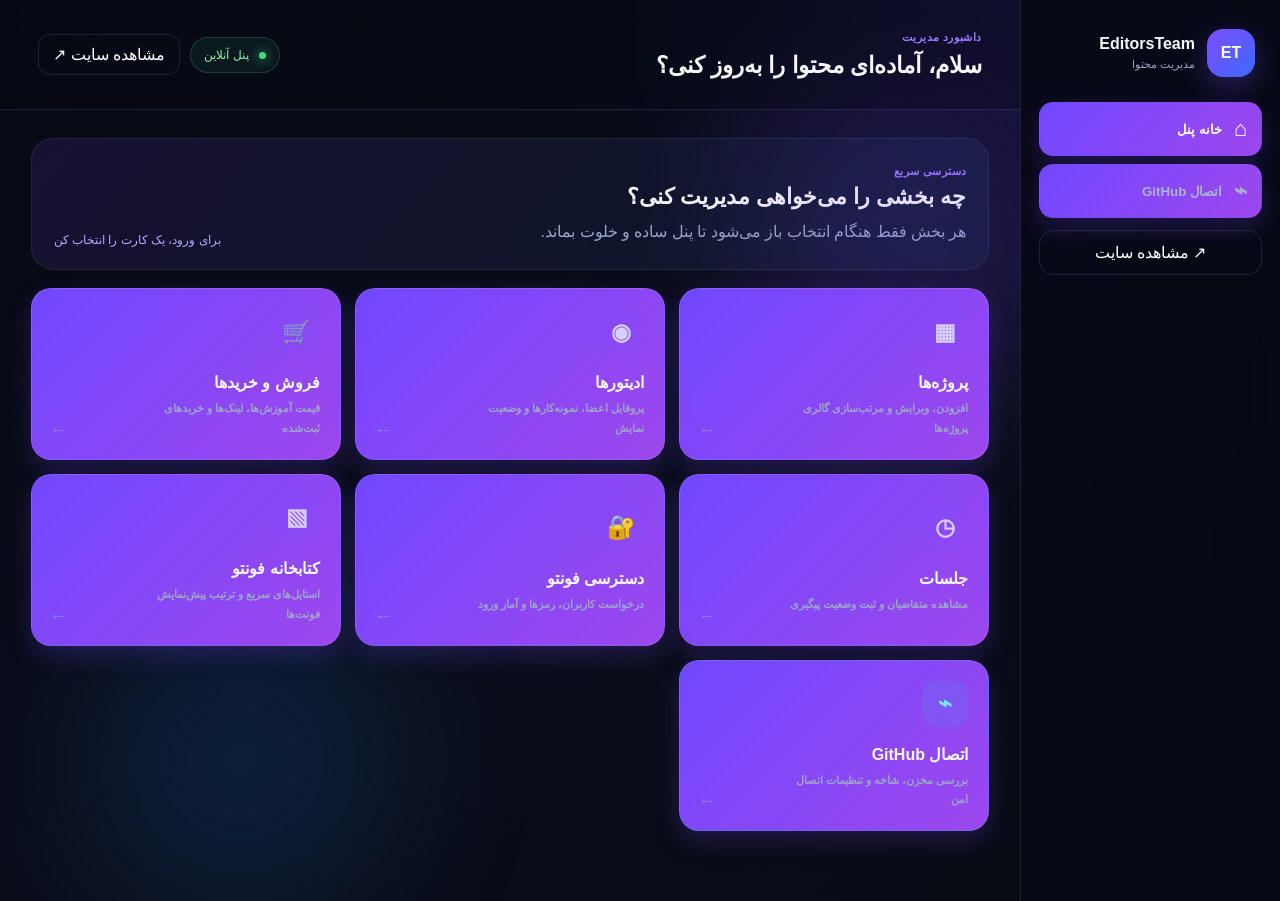
<file: admin.html>
<!doctype html>
<html lang="fa" dir="rtl">
  <head>
    <meta charset="utf-8" />
    <meta name="viewport" content="width=device-width,initial-scale=1" />
    <meta name="robots" content="noindex,nofollow" />
    <meta name="theme-color" content="#090b14" />
    <title>پنل مدیریت EditorsTeam</title>
    <link rel="stylesheet" href="./assets/css/admin.css?v=17.1.0" />
    <link rel="stylesheet" href="./assets/css/fonto-library-admin.css?v=1.0.0" />
    <link rel="stylesheet" href="./assets/css/admin-layout-fix.css?v=1.0.0" />
    <link rel="stylesheet" href="./assets/css/meetings-admin.css?v=1.0.0" />
    <link rel="stylesheet" href="./assets/css/admin-dashboard.css?v=1.0.0" />
  </head>
  <body>
    <div class="ambient ambient-one"></div>
    <div class="ambient ambient-two"></div>
    <div class="admin-layout">
      <aside class="sidebar">
        <div class="brand">
          <div class="brand-mark">ET</div>
          <div><strong>EditorsTeam</strong><span>مدیریت محتوا</span></div>
        </div>
        <nav class="side-nav" aria-label="میانبرهای پنل">
          <button class="active" type="button" data-admin-home>
            <span>⌂</span><b>خانه پنل</b>
          </button>
          <button type="button" data-open-connection>
            <span>⌁</span><b>اتصال GitHub</b>
          </button>
        </nav>
        <a class="view-site" href="./index.html"><span>↗</span> مشاهده سایت</a>
      </aside>
      <div class="workspace">
        <header class="topbar">
          <div>
            <p class="eyebrow">داشبورد مدیریت</p>
            <h1>سلام، آماده‌ای محتوا را به‌روز کنی؟</h1>
          </div>
          <div class="top-actions">
            <span class="live-pill"><i></i> پنل آنلاین</span
            ><a href="./index.html">مشاهده سایت ↗</a>
          </div>
        </header>
        <main class="admin-shell">
          <section id="adminHome" class="admin-home">
            <div class="admin-home-hero">
              <div>
                <span class="section-kicker">دسترسی سریع</span>
                <h2>چه بخشی را می‌خواهی مدیریت کنی؟</h2>
                <p>هر بخش فقط هنگام انتخاب باز می‌شود تا پنل ساده و خلوت بماند.</p>
              </div>
              <span class="admin-home-hint">برای ورود، یک کارت را انتخاب کن</span>
            </div>
            <div class="admin-card-grid">
              <button class="admin-home-card" type="button" data-open-tab="projectsTab" data-title="مدیریت پروژه‌ها">
                <span class="admin-home-card-icon">▦</span><b>پروژه‌ها</b><small>افزودن، ویرایش و مرتب‌سازی گالری پروژه‌ها</small><span class="card-arrow">←</span>
              </button>
              <button class="admin-home-card" type="button" data-open-tab="editorsTab" data-title="مدیریت ادیتورها">
                <span class="admin-home-card-icon">◉</span><b>ادیتورها</b><small>پروفایل اعضا، نمونه‌کارها و وضعیت نمایش</small><span class="card-arrow">←</span>
              </button>
              <button class="admin-home-card" type="button" data-open-tab="salesTab" data-title="فروش و خریدها">
                <span class="admin-home-card-icon">🛒</span><b>فروش و خریدها</b><small>قیمت آموزش‌ها، لینک‌ها و خریدهای ثبت‌شده</small><span class="card-arrow">←</span>
              </button>
              <button class="admin-home-card" type="button" data-open-tab="meetingsTab" data-title="درخواست جلسات">
                <span class="admin-home-card-icon">◷</span><b>جلسات</b><small>مشاهده متقاضیان و ثبت وضعیت پیگیری</small><span class="card-arrow">←</span>
              </button>
              <button class="admin-home-card" type="button" data-open-tab="fontoAccessTab" data-title="دسترسی فونتو">
                <span class="admin-home-card-icon">🔐</span><b>دسترسی فونتو</b><small>درخواست کاربران، رمزها و آمار ورود</small><span class="card-arrow">←</span>
              </button>
              <button class="admin-home-card" type="button" data-open-tab="fontoLibraryTab" data-title="کتابخانه فونتو">
                <span class="admin-home-card-icon">▧</span><b>کتابخانه فونتو</b><small>استایل‌های سریع و ترتیب پیش‌نمایش فونت‌ها</small><span class="card-arrow">←</span>
              </button>
              <button class="admin-home-card connection-card" type="button" data-open-connection data-title="تنظیمات GitHub">
                <span class="admin-home-card-icon">⌁</span><b>اتصال GitHub</b><small>بررسی مخزن، شاخه و تنظیمات اتصال امن</small><span class="card-arrow">←</span>
              </button>
            </div>
          </section>
          <div id="adminDetailNav" class="admin-detail-nav" hidden>
            <button id="adminBackHome" type="button" class="secondary">→ بازگشت به خانه</button>
            <div class="admin-detail-title"><span>بخش فعال</span><b id="adminDetailTitle">مدیریت</b></div>
          </div>
          <section id="githubPanel" class="panel github-panel featured-panel admin-detail-view" hidden>
            <div class="panel-head">
              <div class="panel-icon github-icon">⌁</div>
              <div>
                <span class="section-kicker">اتصال امن</span>
                <h2>تنظیمات GitHub</h2>
                <p>
                  برای دریافت و ذخیره مستقیم اطلاعات، مشخصات مخزن را وارد کنید.
                </p>
              </div>
              <div id="connectionStatus" class="status">
                هنوز اتصال بررسی نشده است
              </div>
            </div>
            <div class="form-grid connection-grid">
              <label
                ><span>نام کاربری</span
                ><input id="ghOwner" value="editorsteamir-boop" /><small
                  >مالک مخزن</small
                ></label
              >
              <label
                ><span>نام مخزن</span
                ><input id="ghRepo" placeholder="مثلاً EditorsTeam" /><small
                  >Repository</small
                ></label
              >
              <label
                ><span>شاخه</span><input id="ghBranch" value="main" /><small
                  >Branch</small
                ></label
              >
              <label class="wide token-field"
                ><span>توکن GitHub</span>
                <div class="input-with-badge">
                  <input
                    id="ghToken"
                    type="password"
                    autocomplete="off"
                    placeholder="github_pat_..."
                  /><em>محرمانه</em>
                </div></label
              >
              <label class="wide file-drop"
                ><div class="drop-icon">⇧</div>
                <div>
                  <strong>انتخاب فایل توکن از دسکتاپ</strong
                  ><span>فایل TXT را اینجا انتخاب کنید</span>
                </div>
                <input id="tokenFile" type="file" accept=".txt,text/plain"
              /></label>
            </div>
            <div class="toolbar">
              <button id="connectBtn" class="primary-btn">
                <span>↻</span> بررسی اتصال و دریافت اطلاعات</button
              ><button id="saveSettingsBtn" class="secondary">
                <span>✓</span> ذخیره تنظیمات غیرحساس
              </button>
            </div>
          </section>
          <nav class="admin-tabs" hidden aria-hidden="true">
            <button class="active" data-tab="projectsTab">
              <span>▦</span>
              <div>
                <b>مدیریت پروژه‌ها</b><small>افزودن و مرتب‌سازی گالری‌ها</small>
              </div>
            </button>
            <button data-tab="editorsTab">
              <span>◉</span>
              <div>
                <b>مدیریت ادیتورها</b><small>پروفایل و اطلاعات اعضا</small>
              </div>
            </button>
            <button data-tab="salesTab">
              <span>🛒</span>
              <div>
                <b>فروش و خریدها</b><small>قیمت، لینک آموزش و تراکنش‌ها</small>
              </div>
            </button>
            <button data-tab="meetingsTab">
              <span>◷</span>
              <div>
                <b>درخواست جلسات</b><small>مشاهده و پیگیری متقاضیان</small>
              </div>
            </button>
            <button data-tab="fontoAccessTab">
              <span>🔐</span>
              <div>
                <b>دسترسی فونتو</b><small>درخواست‌ها، رمز و آمار ورود</small>
              </div>
            </button>
            <button data-tab="fontoLibraryTab">
              <span>▧</span>
              <div>
                <b>کتابخانه فونتو</b><small>استایل‌های سریع و ترتیب فونت‌ها</small>
              </div>
            </button>
          </nav>
          <section id="projectsTab" class="tab-panel">
            <div class="content-grid">
              <div class="panel form-panel">
                <div class="panel-title">
                  <div>
                    <span class="section-kicker">فرم پروژه</span>
                    <h2 id="projectFormTitle">افزودن باکس پروژه</h2>
                  </div>
                  <button id="newProjectBtn" class="ghost-btn">
                    ＋ فرم جدید
                  </button>
                </div>
                <form id="projectForm">
                  <input id="projectId" type="hidden" />
                  <div class="form-grid">
                    <label
                      ><span>نام پروژه</span
                      ><input
                        id="projectTitle"
                        required
                        placeholder="مثلاً کپ‌کات"
                    /></label>
                    <label
                      ><span>آیکون</span><input id="projectIcon" value="🎨"
                    /></label>
                    <label class="wide"
                      ><span>عنوان گالری</span
                      ><input
                        id="projectDescription"
                        placeholder="نمونه پروژه‌های ..."
                    /></label>
                    <label class="switch-label"
                      ><span>وضعیت نمایش</span>
                      <div class="switch-wrap">
                        <input
                          id="projectActive"
                          type="checkbox"
                          checked="checked"
                        /><i></i><b>فعال باشد</b>
                      </div></label
                    >
                    <label class="wide file-drop image-drop"
                      ><div class="drop-icon">▧</div>
                      <div>
                        <strong>انتخاب تصاویر پروژه</strong
                        ><span
                          >JPG/PNG هنگام ذخیره خودکار با کیفیت ۸۶٪ به WebP تبدیل
                          می‌شوند</span
                        >
                      </div>
                      <input
                        id="projectImages"
                        type="file"
                        accept="image/*"
                        multiple="multiple"
                    /></label>
                  </div>
                  <div class="queue-head">
                    <div>
                      <b>ترتیب تصاویر</b
                      ><span>با کلیدهای جهت ترتیب نمایش را تغییر دهید.</span>
                    </div>
                  </div>
                  <div id="projectImageQueue" class="image-queue"></div>
                  <div class="toolbar sticky-actions">
                    <button type="submit" class="primary-btn">
                      ذخیره پروژه روی GitHub</button
                    ><button
                      id="cancelProjectEdit"
                      type="button"
                      class="secondary"
                    >
                      انصراف
                    </button>
                  </div>
                </form>
              </div>
              <div class="panel list-panel">
                <div class="panel-title">
                  <div>
                    <span class="section-kicker">فهرست محتوا</span>
                    <h2>باکس‌های پروژه</h2>
                  </div>
                  <span id="projectCount" class="count-badge"></span>
                </div>
                <div id="projectsAdminList" class="admin-list"></div>
              </div>
            </div>
          </section>
          <section id="editorsTab" class="tab-panel">
            <div class="content-grid">
              <div class="panel form-panel">
                <div class="panel-title">
                  <div>
                    <span class="section-kicker">فرم پروفایل</span>
                    <h2 id="editorFormTitle">افزودن ادیتور</h2>
                  </div>
                  <button id="newEditorBtn" class="ghost-btn">
                    ＋ فرم جدید
                  </button>
                </div>
                <form id="editorForm">
                  <input id="editorId" type="hidden" />
                  <div class="editor-photo-row">
                    <div class="avatar-frame">
                      <img
                        id="avatarPreview"
                        src="./assets/images/default-avatar.svg"
                        alt="پیش‌نمایش"
                      /><span>1:1</span>
                    </div>
                    <label class="file-drop compact-drop"
                      ><div>
                        <strong>تصویر پروفایل</strong
                        ><span
                          >تصویر باید مربع باشد؛ هنگام ذخیره خودکار به WebP
                          تبدیل می‌شود.</span
                        >
                      </div>
                      <input id="editorImage" type="file" accept="image/*"
                    /></label>
                  </div>
                  <div class="form-grid">
                    <label
                      ><span>نام و نشان</span
                      ><input id="fullName" required placeholder="نام کامل"
                    /></label>
                    <label
                      ><span>عنوان یا نشان</span
                      ><input id="badge" placeholder="مثلاً ادیتور ارشد"
                    /></label>
                    <label
                      ><span>سن</span
                      ><input id="age" inputmode="numeric" /></label
                    ><label><span>شهر</span><input id="city" /></label>
                    <label class="wide"
                      ><span>حوزه کاری</span
                      ><input
                        id="specialty"
                        placeholder="تدوین، موشن گرافیک و..."
                    /></label>
                    <label
                      ><span>امتیاز</span
                      ><input id="rating" placeholder="4.9" /></label
                    ><label
                      ><span>تعداد پروژه</span
                      ><input id="projectsDone" inputmode="numeric"
                    /></label>
                    <label class="wide file-drop image-drop"
                      ><div class="drop-icon">▧</div>
                      <div>
                        <strong>انتخاب عکس یا ویدئوی نمونه‌کار</strong
                        ><span
                          >عکس و ویدئو را هم‌زمان انتخاب کنید؛ ترتیب نمایش قابل
                          تغییر است.</span
                        >
                      </div>
                      <input
                        id="editorPortfolioImages"
                        type="file"
                        accept="image/*,video/mp4,video/webm,video/quicktime,.mp4,.webm,.mov"
                        multiple="multiple"
                    /></label>
                    <div class="wide queue-head">
                      <div>
                        <b>ترتیب نمونه‌کارها</b
                        ><span
                          >با کلیدهای جهت، ترتیب عکس‌ها و ویدئوها را تغییر
                          دهید.</span
                        >
                      </div>
                    </div>
                    <div
                      id="editorPortfolioQueue"
                      class="image-queue wide"
                    ></div>
                    <label class="wide"
                      ><span>بیوگرافی</span
                      ><textarea
                        id="bio"
                        rows="4"
                        placeholder="معرفی کوتاه ادیتور..."
                      ></textarea>
                    </label>
                  </div>
                  <div class="switches">
                    <label class="switch-label"
                      ><span>تأییدشده</span>
                      <div class="switch-wrap">
                        <input id="verified" type="checkbox" /><i></i
                        ><b>تیک آبی</b>
                      </div></label
                    ><label class="switch-label"
                      ><span>وضعیت</span>
                      <div class="switch-wrap">
                        <input id="online" type="checkbox" /><i></i
                        ><b>آنلاین</b>
                      </div></label
                    ><label class="switch-label"
                      ><span>نمایش</span>
                      <div class="switch-wrap">
                        <input
                          id="editorActive"
                          type="checkbox"
                          checked="checked"
                        /><i></i><b>فعال باشد</b>
                      </div></label
                    >
                  </div>
                  <div class="toolbar sticky-actions">
                    <button type="submit" class="primary-btn">
                      ذخیره ادیتور روی GitHub</button
                    ><button
                      id="cancelEditorEdit"
                      type="button"
                      class="secondary"
                    >
                      انصراف
                    </button>
                  </div>
                </form>
              </div>
              <div class="panel list-panel">
                <div class="panel-title">
                  <div>
                    <span class="section-kicker">اعضای تیم</span>
                    <h2>ادیتورها</h2>
                  </div>
                  <span id="editorCount" class="count-badge"></span>
                </div>
                <div id="editorsAdminList" class="admin-list"></div>
              </div>
            </div>
          </section>
          <section id="salesTab" class="tab-panel">
            <div class="panel requests-panel">
              <div class="panel-title">
                <div>
                  <span class="section-kicker">فروش و پرداخت</span>
                  <h2>مدیریت فروش ویدئوهای آموزشی</h2>
                  <p>
                    قیمت و لینک خصوصی Google Drive هر پروژه را اینجا ثبت کنید.
                    لینک دانلود برای کاربران عمومی نمایش داده نمی‌شود.
                  </p>
                </div>
                <span id="purchaseCount" class="count-badge">۰ خرید</span>
              </div>
              <div id="salesAuthBox" class="requests-auth-box">
                <div>
                  <b>ورود مدیر Supabase</b>
                  <p>
                    برای ذخیره لینک‌های دانلود و مشاهده خریدها وارد حساب مدیر
                    شوید.
                  </p>
                </div>
                <div class="requests-auth-form">
                  <input
                    id="salesEmail"
                    type="email"
                    autocomplete="username"
                    placeholder="ایمیل مدیر"
                  /><input
                    id="salesPassword"
                    type="password"
                    autocomplete="off"
                    placeholder="رمز عبور"
                  /><button id="salesCheckBtn" type="button" class="secondary">
                    بررسی اتصال دیتابیس</button
                  ><button id="salesLoginBtn" type="button">
                    ورود به مدیریت فروش
                  </button>
                </div>
                <div
                  id="salesConnectionStatus"
                  class="db-connection-status neutral"
                >
                  وضعیت اتصال هنوز بررسی نشده است.
                </div>
              </div>
              <div id="salesWorkspace" hidden>
                <div class="sales-toolbar">
                  <button id="salesReloadBtn" type="button" class="secondary">
                    ↻ دریافت پروژه‌ها و قیمت‌ها</button
                  ><button id="salesLogoutBtn" type="button" class="danger">
                    خروج مدیر
                  </button>
                </div>
                <div id="salesStatus" class="requests-status">
                  برای شروع، اطلاعات فروش را دریافت کنید.
                </div>
                <div class="sales-two-col">
                  <div>
                    <h3>قیمت و لینک آموزش</h3>
                    <div id="saleItemsAdminList" class="sale-admin-list"></div>
                  </div>
                  <div>
                    <h3>خریدهای ثبت‌شده</h3>
                    <div
                      id="purchasesAdminList"
                      class="admin-list requests-list"
                    ></div>
                  </div>
                </div>
              </div>
            </div>
          </section>
          <section id="meetingsTab" class="tab-panel">
            <div class="panel requests-panel">
              <div class="panel-title">
                <div>
                  <span class="section-kicker">درخواست‌های ثبت‌شده</span>
                  <h2>مدیریت جلسات</h2>
                  <p>اطلاعات متقاضیان را مشاهده کنید و وضعیت پیگیری هر درخواست را ثبت کنید.</p>
                </div>
                <span id="meetingRequestCount" class="count-badge">۰ درخواست</span>
              </div>
              <div id="meetingsAuthBox" class="requests-auth-box">
                <div><b>ورود مدیر Supabase</b><p>برای مشاهده اطلاعات تماس متقاضیان وارد حساب مدیر شوید.</p></div>
                <form id="meetingsAdminLoginForm" class="requests-auth-form" autocomplete="off">
                  <input id="meetingsAdminEmail" type="email" autocomplete="username" placeholder="ایمیل مدیر" required />
                  <input id="meetingsAdminPassword" type="password" autocomplete="off" placeholder="رمز عبور" required />
                  <button type="submit">ورود به مدیریت جلسات</button>
                </form>
              </div>
              <div id="meetingsWorkspace" hidden>
                <div class="meeting-copy-editor">
                  <div>
                    <span class="section-kicker">متن فرم جلسات</span>
                    <h3>ویرایش توضیح بالای فرم</h3>
                    <p>این متن بلافاصله پس از ذخیره برای کاربران سایت نمایش داده می‌شود.</p>
                  </div>
                  <textarea id="meetingIntroInput" rows="3" maxlength="500" aria-label="متن توضیح فرم جلسات"></textarea>
                  <button id="meetingIntroSaveBtn" type="button">ذخیره متن فرم</button>
                </div>
                <div class="meeting-admin-summary">
                  <div><b id="meetingPendingStat">۰</b><span>منتظر بررسی</span></div>
                  <div><b id="meetingContactedStat">۰</b><span>تماس گرفته‌شده</span></div>
                  <div><b id="meetingTotalStat">۰</b><span>کل درخواست‌ها</span></div>
                </div>
                <div class="sales-toolbar">
                  <button id="meetingsReloadBtn" type="button" class="secondary">↻ به‌روزرسانی</button>
                  <button id="meetingsLogoutBtn" type="button" class="danger">خروج مدیر</button>
                </div>
                <div id="meetingsAdminStatus" class="requests-status">در حال دریافت درخواست‌ها…</div>
                <div id="meetingRequestsList" class="meeting-request-list"></div>
              </div>
            </div>
          </section>
          <section id="fontoAccessTab" class="tab-panel">
            <div class="panel requests-panel">
              <div class="panel-title">
                <div>
                  <span class="section-kicker">کاربران ابزار فونت</span>
                  <h2>درخواست‌ها و آمار ورود</h2>
                  <p>
                    رمز هر کاربر را تعیین کنید؛ خود رمز هیچ‌وقت در این صفحه یا
                    پاسخ دیتابیس نمایش داده نمی‌شود.
                  </p>
                </div>
                <span id="fontoRequestCount" class="count-badge"
                  >۰ درخواست</span
                >
              </div>
              <div id="fontoAdminAuthBox" class="requests-auth-box">
                <div>
                  <b>ورود مدیر Supabase</b>
                  <p>برای مشاهده و مدیریت درخواست‌ها وارد حساب مدیر شوید.</p>
                </div>
                <form
                  id="fontoAdminLoginForm"
                  class="requests-auth-form"
                  autocomplete="off"
                >
                  <input
                    id="fontoAdminEmail"
                    type="email"
                    autocomplete="username"
                    placeholder="ایمیل مدیر"
                    required
                  />
                  <input
                    id="fontoAdminPassword"
                    type="password"
                    autocomplete="off"
                    placeholder="رمز عبور"
                    required
                  />
                  <button id="fontoAdminLoginBtn" type="submit">
                    ورود به مدیریت کاربران
                  </button>
                </form>
                <div
                  id="fontoAdminConnectionStatus"
                  class="db-connection-status neutral"
                >
                  برای مدیریت درخواست‌ها وارد شوید.
                </div>
              </div>
              <div id="fontoAdminWorkspace" hidden>
                <div class="fonto-admin-stats">
                  <div>
                    <b id="fontoPendingStat">۰</b><span>درخواست منتظر</span>
                  </div>
                  <div>
                    <b id="fontoApprovedStat">۰</b><span>کاربر فعال</span>
                  </div>
                  <div><b id="fontoTodayStat">۰</b><span>ورود امروز</span></div>
                  <div><b id="fontoTotalStat">۰</b><span>کل ورودها</span></div>
                </div>
                <div class="sales-toolbar">
                  <button
                    id="fontoAdminReloadBtn"
                    type="button"
                    class="secondary"
                  >
                    ↻ به‌روزرسانی</button
                  ><button
                    id="fontoAdminLogoutBtn"
                    type="button"
                    class="danger"
                  >
                    خروج مدیر
                  </button>
                </div>
                <div id="fontoDailyStats" class="fonto-daily-stats"></div>
                <div id="fontoAdminStatus" class="requests-status">
                  در حال دریافت درخواست‌ها…
                </div>
                <div id="fontoRequestsList" class="fonto-request-list"></div>
              </div>
            </div>
          </section>
          <section id="fontoLibraryTab" class="tab-panel">
            <div class="panel requests-panel">
              <div class="panel-title">
                <div>
                  <span class="section-kicker">مدیریت محتوای فونتو</span>
                  <h2>استایل‌های سریع و ترتیب فونت‌ها</h2>
                  <p>فقط PNG مربع پذیرفته می‌شود. ترتیب ذخیره‌شده مستقیماً در پیش‌نمایش فونت‌های سایت اعمال خواهد شد.</p>
                </div>
              </div>
              <div id="fontoLibraryAuthBox" class="requests-auth-box">
                <div><b>ورود مدیر Supabase</b><p>برای تغییر کتابخانه وارد حساب مدیر شوید.</p></div>
                <form id="fontoLibraryLoginForm" class="requests-auth-form" autocomplete="off">
                  <input id="fontoLibraryEmail" type="email" autocomplete="username" placeholder="ایمیل مدیر" required />
                  <input id="fontoLibraryPassword" type="password" autocomplete="off" placeholder="رمز عبور" required />
                  <button id="fontoLibraryLoginBtn" type="submit">ورود به کتابخانه</button>
                </form>
                <div id="fontoLibraryConnectionStatus" class="db-connection-status neutral">برای مدیریت کتابخانه وارد شوید.</div>
              </div>
              <div id="fontoLibraryWorkspace" hidden>
                <div class="fonto-library-admin-grid">
                  <section class="fonto-library-admin-section">
                    <div class="fonto-admin-section-head"><div><h3>استایل‌های سریع</h3><small id="fontoAdminStyleCount"></small></div><button id="fontoLibraryReloadBtn" type="button" class="secondary">↻ به‌روزرسانی</button></div>
                    <form id="fontoStyleUploadForm" class="fonto-style-upload" autocomplete="off">
                      <label><span>عنوان استایل</span><input id="fontoStyleTitle" maxlength="80" required placeholder="مثلاً کپسول طلایی" /></label>
                      <label><span>دسته‌بندی</span><select id="fontoStyleCategory"><option value="instagram">ترند</option><option value="glass">شیشه‌ای</option><option value="neon">نئون</option><option value="special">ویژه‌ها</option></select></label>
                      <label><span>رنگ پیشنهادی متن</span><input id="fontoStyleTextColor" type="color" value="#ffffff" /></label>
                      <label class="wide file-drop"><div class="drop-icon">PNG</div><div><strong>انتخاب تصویر PNG مربع</strong><span id="fontoStyleFileHint">نسبت دقیق ۱:۱، حداکثر ۵ مگابایت</span></div><input id="fontoStyleFile" type="file" accept="image/png,.png" required /></label>
                      <button id="fontoStyleUploadBtn" type="submit">آپلود و افزودن استایل</button>
                    </form>
                    <div id="fontoLibraryStatus" class="requests-status" aria-live="polite"></div>
                    <div id="fontoAdminStylesList" class="fonto-admin-style-list"></div>
                  </section>
                  <section class="fonto-library-admin-section">
                    <div class="fonto-admin-section-head"><div><h3>ترتیب پیش‌نمایش فونت‌ها</h3><small id="fontoAdminFontCount"></small></div><button id="fontoSaveFontOrder" type="button">ذخیره ترتیب</button></div>
                    <input id="fontoAdminFontSearch" class="fonto-admin-search" type="search" placeholder="جستجوی نام فونت…" />
                    <p class="requests-status">با فلش‌ها جای فونت را تغییر دهید و در پایان «ذخیره ترتیب» را بزنید.</p>
                    <div id="fontoAdminFontsList" class="fonto-admin-font-list"></div>
                  </section>
                </div>
                <button id="fontoLibraryLogoutBtn" type="button" class="danger">خروج مدیر</button>
              </div>
            </div>
          </section>
        </main>
      </div>
    </div>
    <div id="toast" class="toast"></div>
    <script src="./assets/js/github-admin-v16.3.js"></script>
    <script src="./assets/js/sales-admin.js?v=1.1.0"></script>
    <script src="./assets/js/meetings-admin.js?v=1.0.0"></script>
    <script src="./assets/js/fonto-access-admin.js?v=1.0.0"></script>
    <script src="./assets/js/fonto-library-admin-v1.2.js"></script>
    <script>
      (() => {
        const home = document.getElementById("adminHome");
        const detailNav = document.getElementById("adminDetailNav");
        const detailTitle = document.getElementById("adminDetailTitle");
        const githubPanel = document.getElementById("githubPanel");
        const panels = [...document.querySelectorAll(".tab-panel")];
        const hiddenTabs = document.querySelector(".admin-tabs");

        function showHome() {
          home.hidden = false;
          detailNav.hidden = true;
          githubPanel.hidden = true;
          panels.forEach((panel) => panel.classList.remove("active"));
          document.querySelectorAll("[data-admin-home]").forEach((button) => button.classList.add("active"));
          document.querySelectorAll("[data-open-connection]").forEach((button) => button.classList.remove("active"));
          window.scrollTo({ top: 0, behavior: "smooth" });
        }

        function showTab(tabId, title) {
          home.hidden = true;
          detailNav.hidden = false;
          githubPanel.hidden = true;
          detailTitle.textContent = title || "مدیریت";
          const routeButton = hiddenTabs?.querySelector('[data-tab="' + tabId + '"]');
          if (routeButton) routeButton.click();
          else panels.forEach((panel) => panel.classList.toggle("active", panel.id === tabId));
          document.querySelectorAll("[data-admin-home],[data-open-connection]").forEach((button) => button.classList.remove("active"));
          window.scrollTo({ top: 0, behavior: "smooth" });
        }

        function showConnection() {
          home.hidden = true;
          detailNav.hidden = false;
          detailTitle.textContent = "تنظیمات GitHub";
          panels.forEach((panel) => panel.classList.remove("active"));
          githubPanel.hidden = false;
          document.querySelectorAll("[data-admin-home]").forEach((button) => button.classList.remove("active"));
          document.querySelectorAll("[data-open-connection]").forEach((button) => button.classList.add("active"));
          window.scrollTo({ top: 0, behavior: "smooth" });
        }

        document.querySelectorAll("[data-open-tab]").forEach((card) =>
          card.addEventListener("click", () => showTab(card.dataset.openTab, card.dataset.title)),
        );
        document.querySelectorAll("[data-admin-home]").forEach((button) => button.addEventListener("click", showHome));
        document.querySelectorAll("[data-open-connection]").forEach((button) => button.addEventListener("click", showConnection));
        document.getElementById("adminBackHome").addEventListener("click", showHome);
        showHome();
      })();
    </script>
  </body>
</html>
</file>
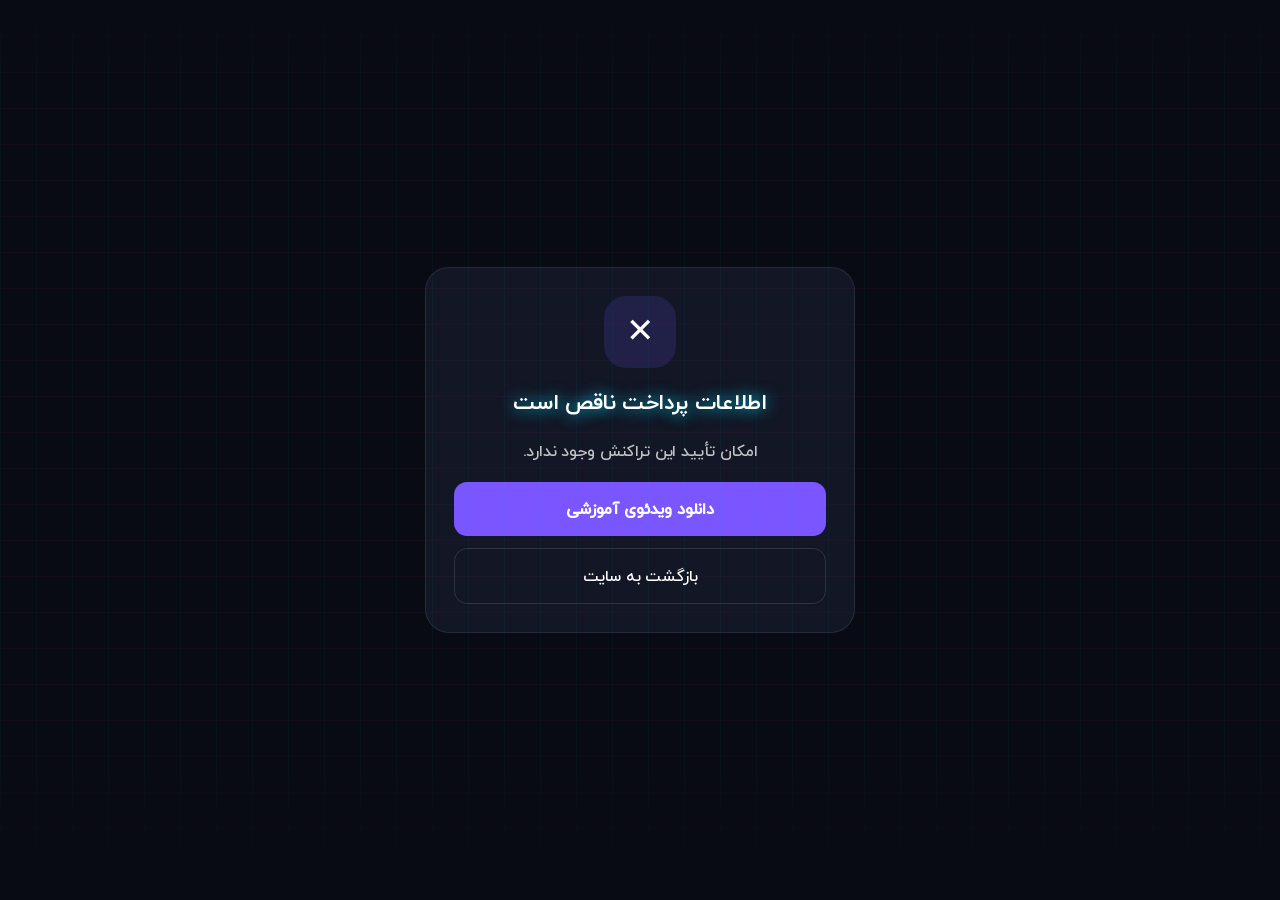
<file: payment-result.html>
<!doctype html><html lang="fa" dir="rtl"><head><meta charset="utf-8"><meta name="viewport" content="width=device-width,initial-scale=1"><title>نتیجه پرداخت | EditorsTeam</title><link rel="stylesheet" href="./assets/css/main.css?v=11.0.0"><link rel="stylesheet" href="./assets/css/sales.css?v=1.0.0"></head><body><main class="purchase-result"><div class="purchase-result-card"><div id="purchaseIcon" class="purchase-icon">⌛</div><h1 id="purchaseTitle">در حال بررسی پرداخت...</h1><p id="purchaseMessage">لطفاً این صفحه را نبندید.</p><a id="downloadButton" class="purchase-download" hidden>دانلود ویدئوی آموزشی</a><a class="purchase-back" href="./index.html">بازگشت به سایت</a></div></main><script src="./assets/js/payment-result.js?v=1.0.0"></script></body></html>
</file>
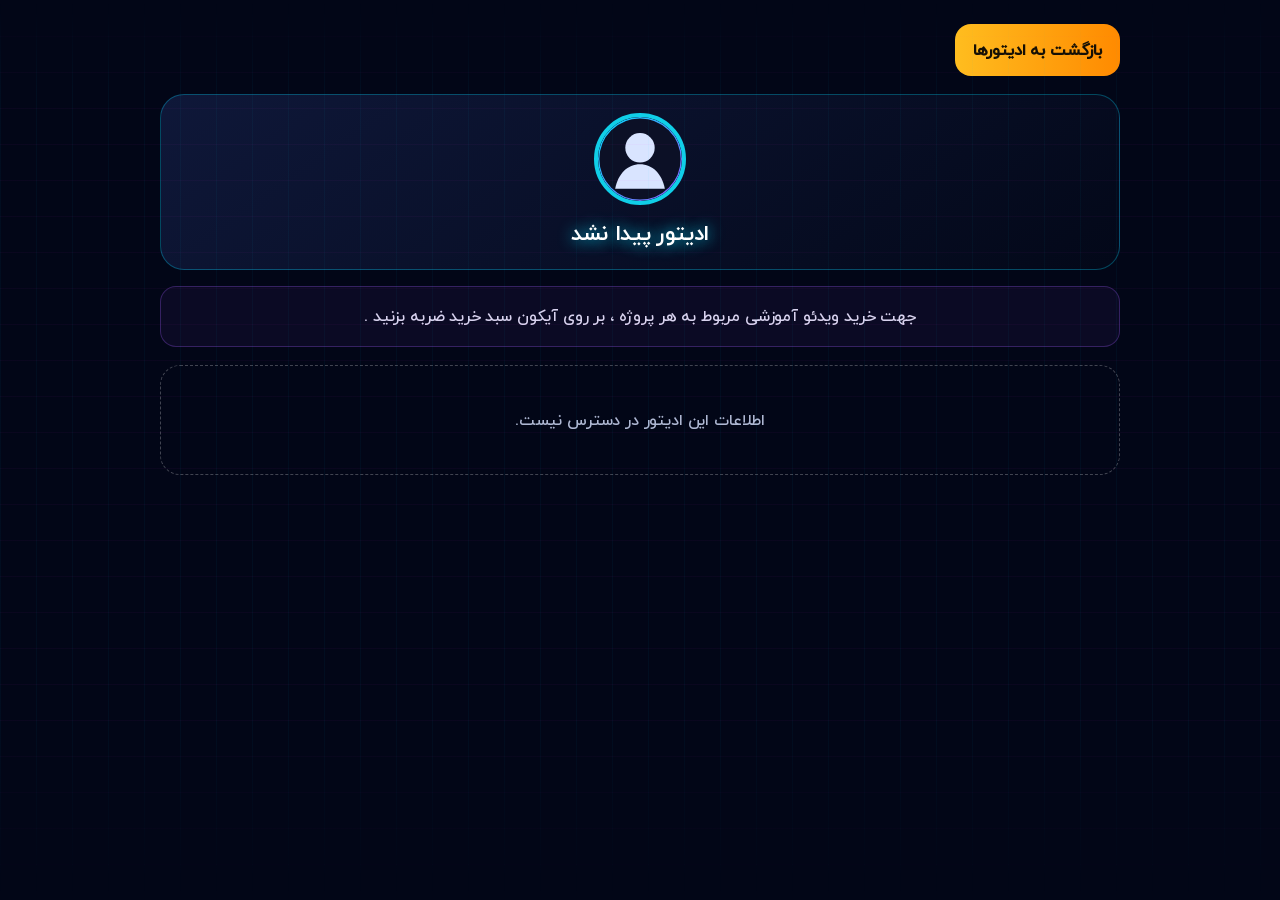
<file: portfolio.html>
<!doctype html>
<html lang="fa" dir="rtl">
<head>
<meta charset="utf-8">
<meta name="viewport" content="width=device-width,initial-scale=1">
<meta name="theme-color" content="#020617">
<title>نمونه‌کارهای ادیتور</title>
<link rel="stylesheet" href="./assets/css/main.css?v=16.0.0">
<link rel="stylesheet" href="./assets/css/sales.css?v=16.0.0">
<link rel="stylesheet" href="./assets/css/portfolio.css?v=16.0.0">
</head>
<body class="portfolio-body">
<main class="portfolio-page">
  <a id="portfolioBack" class="portfolio-back" href="./index.html?view=editors#editors">بازگشت به ادیتورها</a>
  <header class="portfolio-head compact">
    <img id="portfolioAvatar" src="./assets/images/default-avatar.svg" alt="تصویر ادیتور">
    <h1 id="portfolioName">در حال دریافت...</h1>
  </header>
  <p class="portfolio-request-hint">جهت خرید ویدئو آموزشی مربوط به هر پروژه ، بر روی آیکون سبد خرید ضربه بزنید .</p>
  <div id="portfolioGallery" class="gallery-grid portfolio-gallery"></div>
</main>

<div id="portfolioModal" class="image-modal" hidden>
  <button id="portfolioClose" class="close-modal" type="button">×</button>
  <img id="portfolioModalImage" alt="نمونه‌کار بزرگ‌شده" hidden>
  <video id="portfolioModalVideo" controls playsinline hidden></video>
</div>

<script src="./assets/js/sales-public.js?v=1.0.0"></script>
<script src="./assets/js/portfolio.js?v=16.1.0" defer></script>
</body></html>
</file>
<file: assets/css/admin.css>
:root{--bg:#070914;--panel:rgba(17, 20, 38, 0.84);--panel2:#11152a;--line:rgba(150, 161, 214, 0.16);--text:#f6f7ff;--muted:#9ca5c8;--purple:#7c4dff;--purple2:#aa55ff;--green:#45d98a;--red:#ff6077;--gold:#f4b83f;--shadow:0 24px 70px rgba(0, 0, 0, 0.34)}*{box-sizing:border-box}html{scroll-behavior:smooth}body{margin:0;background:radial-gradient(circle at 80%0,#151238 0,transparent 30%),linear-gradient(145deg,#070914,#0b0e1a 55%,#080a13);color:var(--text);font-family:Tahoma,Arial,sans-serif;direction:rtl;min-height:100vh}.ambient{position:fixed;border-radius:50%;filter:blur(90px);pointer-events:none;opacity:.18}.ambient-one{width:320px;height:320px;background:#7646ff;top:10%;right:17%}.ambient-two{width:280px;height:280px;background:#1b8cff;bottom:0;left:8%}.admin-layout{display:grid;grid-template-columns:260px minmax(0,1fr);min-height:100vh}.sidebar,label{display:flex;flex-direction:column}.sidebar{position:sticky;top:0;height:100vh;padding:25px 18px;background:rgba(7,9,20,.9);border-left:1px solid var(--line);backdrop-filter:blur(24px);z-index:10}.brand,.side-nav button{display:flex;align-items:center;gap:12px;padding:4px 7px 25px}.brand-mark{width:48px;height:48px;border-radius:16px;display:grid;place-items:center;background:linear-gradient(135deg,var(--purple),#3d69ff);font-weight:900;box-shadow:0 10px 30px #714cff55}.brand strong{display:block;font-size:16px}.brand span{display:block;margin-top:5px}.side-nav{display:grid;gap:8px}.side-nav button{width:100%;background:0 0;border:1px solid transparent;color:#aab2cf;padding:13px 14px;border-radius:14px;text-align:right;cursor:pointer}.side-nav button span{font-size:22px}.side-nav button.active,.side-nav button:hover{color:#fff;background:linear-gradient(90deg,rgba(124,77,255,.24),rgba(124,77,255,.05));border-color:rgba(124,77,255,.25)}.brand span,.sidebar-tip{color:var(--muted);font-size:11px}.sidebar-tip{margin-top:auto;background:linear-gradient(145deg,rgba(124,77,255,.16),rgba(255,255,255,.03));border:1px solid var(--line);padding:14px;border-radius:16px;line-height:1.8}.panel h2,.sidebar-tip span{font-size:20px}.sidebar-tip p{margin:7px 0 0}.top-actions a,.view-site{color:#fff;text-decoration:none;border:1px solid var(--line)}.view-site{margin-top:12px;border-radius:14px;padding:12px;text-align:center}.workspace{min-width:0}.topbar{min-height:110px;display:flex;justify-content:space-between;align-items:center;padding:24px 3vw;border-bottom:1px solid var(--line);background:rgba(7,9,20,.35);backdrop-filter:blur(14px)}.eyebrow,.section-kicker{color:#9b7aff;font-size:11px;font-weight:700;letter-spacing:.4px;margin:0 0 8px}.topbar h1{font-size:23px;margin:0}.top-actions{display:flex;align-items:center;gap:10px}.top-actions a{padding:10px 14px;border-radius:12px}.live-pill,.status.ok{background:rgba(69,217,138,.08)}.live-pill{padding:10px 13px;border:1px solid rgba(69,217,138,.2);border-radius:99px;color:#8bf0b5;font-size:12px}.live-pill i{display:inline-block;width:7px;height:7px;background:var(--green);border-radius:50%;margin-left:7px;box-shadow:0 0 12px var(--green)}.admin-shell{width:min(1440px,94%);margin:28px auto 70px}.panel{background:linear-gradient(145deg,rgba(20,24,46,.92),rgba(13,16,31,.88));border:1px solid var(--line);border-radius:24px;padding:22px;box-shadow:var(--shadow);backdrop-filter:blur(18px)}.featured-panel{position:relative;overflow:hidden;margin-bottom:20px}.featured-panel:after{content:"";position:absolute;width:220px;height:220px;border-radius:50%;background:#7048ff;filter:blur(100px);opacity:.13;left:-60px;top:-80px}.panel-head{display:grid;grid-template-columns:auto 1fr auto;gap:14px;align-items:center;margin-bottom:20px}.panel-icon{width:52px;height:52px;border-radius:16px;display:grid;place-items:center;background:linear-gradient(135deg,#7d50ff,#475dff);font-size:27px}.panel h2{margin:0}.panel p,.status{color:var(--muted)}.panel p{margin:7px 0 0;font-size:12px}.status{font-size:11px;background:#0a0d1b;border:1px solid var(--line);padding:10px 12px;border-radius:99px;white-space:nowrap}.status.ok{color:#79e8a7;border-color:rgba(69,217,138,.25)}.status.bad{color:#ff8fa0;border-color:rgba(255,96,119,.28);background:rgba(255,96,119,.08)}.form-grid{display:grid;grid-template-columns:repeat(2,minmax(0,1fr));gap:14px}.connection-grid{grid-template-columns:repeat(3,minmax(0,1fr))}.wide{grid-column:1/-1}label{gap:8px;color:#cbd1e7;font-size:12px}label>span{font-weight:700}label small{color:#6f789d;font-size:10px}input,textarea{width:100%;background:rgba(7,10,22,.9);color:#fff;border:1px solid #2a3151;border-radius:13px;padding:13px 14px;font:inherit;outline:0;transition:.2s}textarea{resize:vertical;line-height:1.8}input:focus,textarea:focus{border-color:#7751ff;box-shadow:0 0 0 3px rgba(124,77,255,.12)}.file-drop,.input-with-badge{position:relative}.input-with-badge em{position:absolute;left:10px;top:50%;transform:translateY(-50%);font-style:normal;color:#9d86ff;background:#201a3c;padding:5px 8px;border-radius:8px;font-size:9px}.file-drop{min-height:82px;border:1px dashed #454c75;border-radius:16px;background:rgba(10,13,28,.72);display:flex;flex-direction:row;align-items:center;justify-content:center;text-align:right;padding:15px;gap:13px;cursor:pointer}.file-drop:hover{border-color:#7c4dff;background:rgba(124,77,255,.06)}.file-drop input{position:absolute;inset:0;opacity:0;cursor:pointer}.admin-tabs b,.admin-tabs small,.file-drop span,.file-drop strong,.tab-panel.active{display:block}.file-drop span{color:var(--muted);font-size:10px;margin-top:6px}.drop-icon{width:42px;height:42px;display:grid;place-items:center;background:#191d36;border-radius:12px;font-size:22px;color:#a88cff}.image-drop{margin-top:3px}.toolbar{display:flex;flex-wrap:wrap;gap:10px;margin-top:17px}button{border:0;border-radius:13px;padding:11px 16px;color:#fff;font-family:inherit;font-weight:700;cursor:pointer;transition:.18s}.primary-btn,button:not(.secondary):not(.danger):not(.ghost-btn){background:linear-gradient(135deg,#7048ff,#9d47ed);box-shadow:0 10px 25px rgba(112,72,255,.22)}button:hover{transform:translateY(-1px)}button.secondary{background:#232942;border:1px solid var(--line)}button.ghost-btn{background:0 0;border:1px solid var(--line);color:#c8cfe7}button.danger{background:rgba(255,96,119,.12);color:#ff90a0;border:1px solid rgba(255,96,119,.18)}.admin-tabs{display:grid;grid-template-columns:1fr 1fr;gap:12px;margin:20px 0}.admin-tabs button{background:rgba(16,20,38,.75);border:1px solid var(--line);display:flex;align-items:center;text-align:right;gap:13px;padding:16px}.admin-tabs button>span{font-size:26px;color:#8f77ff}.admin-tabs small{color:var(--muted);font-weight:400;margin-top:5px}.admin-tabs button.active{background:linear-gradient(135deg,rgba(112,72,255,.3),rgba(51,44,104,.3));border-color:rgba(137,101,255,.55);box-shadow:inset 0 0 0 1px rgba(124,77,255,.1)}.switch-wrap input,.tab-panel{display:none}.content-grid{display:grid;grid-template-columns:minmax(0,1.08fr) minmax(360px,.92fr);gap:18px;align-items:start}.panel-title{display:flex;justify-content:space-between;align-items:flex-start;gap:10px;padding-bottom:17px;border-bottom:1px solid var(--line);margin-bottom:18px}.count-badge{color:#b6a5ff;background:#211b42;border:1px solid rgba(124,77,255,.2);padding:7px 10px;border-radius:99px;font-size:11px}.switches{display:grid;grid-template-columns:repeat(3,1fr);gap:10px;margin-top:14px}.switch-label{background:#0b0e1e;border:1px solid var(--line);padding:12px;border-radius:14px}.switch-wrap{display:flex;align-items:center;gap:9px;margin-top:5px}.switch-wrap i{width:37px;height:21px;border-radius:20px;background:#343a58;position:relative;transition:.2s}.switch-wrap i:after{content:"";position:absolute;width:15px;height:15px;background:#fff;border-radius:50%;top:3px;right:3px;transition:.2s}.switch-wrap input:checked+i{background:linear-gradient(90deg,#754cff,#9b4be6)}.switch-wrap input:checked+i:after{right:19px}.switch-wrap b{font-size:11px;color:var(--muted)}.queue-head{display:flex;justify-content:space-between;margin-top:18px}.queue-head b,.queue-head span{display:block}.queue-head span{font-size:10px;color:var(--muted);margin-top:5px}.image-queue{display:grid;grid-template-columns:repeat(auto-fill,minmax(135px,1fr));gap:11px;margin-top:12px;min-height:40px}.queue-item{background:#090c1a;border:1px solid var(--line);border-radius:15px;padding:8px}.queue-item img{width:100%;aspect-ratio:1;object-fit:cover;border-radius:11px}.queue-item small{display:block;color:var(--muted);white-space:nowrap;overflow:hidden;text-overflow:ellipsis;margin:7px 2px}.queue-actions{display:flex;gap:5px}.queue-actions button{padding:7px;flex:1;font-size:11px}.admin-list{display:grid;gap:10px;max-height:720px;overflow:auto;padding-left:3px}.admin-list::-webkit-scrollbar{width:5px}.admin-list::-webkit-scrollbar-thumb{background:#343a5d;border-radius:10px}.admin-row{display:grid;grid-template-columns:auto minmax(0,1fr);gap:12px;align-items:center;background:linear-gradient(145deg,#0b0e1d,#101429);border:1px solid var(--line);border-radius:17px;padding:13px}.admin-row img{width:64px;height:64px;border-radius:13px;object-fit:cover;background:#171b31}.admin-row.editor img{border-radius:50%;border:2px solid rgba(124,77,255,.42)}.admin-row h3{margin:0 0 6px;font-size:14px}.admin-row p{margin:0;color:var(--muted);font-size:10px;line-height:1.7}.row-actions{grid-column:1/-1;display:flex;gap:6px;flex-wrap:wrap;padding-top:10px;border-top:1px solid rgba(255,255,255,.06)}.row-actions button{padding:7px 9px;font-size:10px;box-shadow:none}.editor-photo-row{display:grid;grid-template-columns:auto 1fr;align-items:center;gap:16px;margin-bottom:18px;padding:15px;background:#0b0e1e;border:1px solid var(--line);border-radius:18px}.avatar-frame{position:relative}.avatar-frame img{width:112px;height:112px;border-radius:50%;object-fit:cover;border:3px solid #7951ff;box-shadow:0 0 0 7px rgba(124,77,255,.08)}.avatar-frame span{position:absolute;bottom:2px;left:2px;background:#11152a;border:1px solid var(--line);padding:5px;border-radius:8px;font-size:9px}.compact-drop{min-height:82px}.sticky-actions{position:sticky;bottom:12px;background:rgba(13,16,31,.86);backdrop-filter:blur(12px);padding:10px;border:1px solid var(--line);border-radius:15px;z-index:2}.toast{position:fixed;left:28px;bottom:28px;transform:translateY(22px);opacity:0;background:#171c35;border:1px solid rgba(124,77,255,.35);box-shadow:var(--shadow);color:#fff;padding:13px 18px;border-radius:13px;transition:.2s;z-index:99}.toast.show{opacity:1;transform:translateY(0)}@media (max-width:1100px){.admin-layout{grid-template-columns:86px minmax(0,1fr)}.sidebar{padding:20px 11px}.brand>div:last-child,.side-nav b,.sidebar-tip p,.view-site{display:none}.brand,.side-nav button{justify-content:center}.brand-mark{width:45px;height:45px}.sidebar-tip{text-align:center}.content-grid{grid-template-columns:1fr}.list-panel{order:2}}@media (max-width:760px){.admin-layout{display:block}.sidebar{position:fixed;bottom:0;top:auto;width:100%;height:68px;z-index:50;padding:8px 12px;border-left:0;border-top:1px solid var(--line);flex-direction:row;align-items:center}.brand,.sidebar-tip,.top-actions .live-pill,.view-site{display:none}.side-nav{width:100%;grid-template-columns:repeat(3,1fr)}.side-nav button{padding:8px}.side-nav button span{font-size:20px}.topbar{padding:20px 4%;min-height:90px}.topbar h1{font-size:17px}.admin-shell{width:94%;margin-top:18px;padding-bottom:80px}.panel{padding:16px;border-radius:19px}.panel-head{grid-template-columns:auto 1fr}.panel-head .status{grid-column:1/-1;white-space:normal}.connection-grid,.form-grid,.switches{grid-template-columns:1fr}.wide{grid-column:auto}.admin-tabs,.content-grid,.editor-photo-row{grid-template-columns:1fr}.editor-photo-row{text-align:center}.avatar-frame{margin:auto}.top-actions a{font-size:10px;padding:9px}.sticky-actions{position:static}.toast{left:50%;bottom:85px;transform:translate(-50%,22px);width:max-content;max-width:90%}.toast.show{transform:translate(-50%,0)}}.queue-video{position:relative}.queue-video video{width:100%;aspect-ratio:1;object-fit:cover;border-radius:11px;background:#050814}.queue-video span,.request-project-video span{position:absolute;transform:translate(-50%,-50%);border-radius:50%;display:grid;place-items:center;border:1px solid rgba(255,255,255,.75)}.queue-video span{inset:50%auto auto 50%;width:38px;height:38px;background:rgba(0,0,0,.65);font-size:16px;padding-right:2px}.requests-panel{max-width:980px;margin:auto}.request-row .request-avatar{width:54px;height:54px;border-radius:15px;display:grid;place-items:center;background:linear-gradient(135deg,#7048ff,#21cfe9);font-size:24px}.requests-list{max-height:none}.requests-panel .panel-title p{max-width:620px}.side-nav{grid-template-columns:1fr}.side-nav button{min-width:0}@media (max-width:760px){.side-nav{grid-template-columns:repeat(4,1fr)}.admin-tabs{grid-template-columns:1fr}.side-nav button b{display:none}.side-nav button span{font-size:19px}}.requests-auth-box{display:grid;grid-template-columns:minmax(220px,.8fr) minmax(320px,1.2fr);gap:18px;align-items:center;background:#0b0e1e;border:1px solid var(--line);border-radius:18px;padding:18px;margin-bottom:16px}.requests-auth-box[hidden],.requests-toolbar[hidden]{display:none!important}.requests-auth-box b{font-size:15px}.requests-auth-box p{margin-top:6px}.requests-auth-form,.requests-toolbar{display:grid;gap:10px}.requests-toolbar{grid-template-columns:1fr auto auto;align-items:center;margin-bottom:12px}.requests-status{color:var(--muted);font-size:11px;padding:10px 2px}.requests-list .admin-row{grid-template-columns:auto minmax(0,1fr)}@media (max-width:760px){.requests-auth-box,.requests-auth-form,.requests-toolbar{grid-template-columns:1fr}.requests-auth-form button,.requests-toolbar button{width:100%}}.db-connection-status{grid-column:1/-1;border:1px solid var(--line);border-radius:13px;padding:11px 13px;font-size:11px;line-height:1.8;margin-top:2px}.db-connection-status.neutral{color:var(--muted);background:rgba(255,255,255,.025)}.db-connection-status.checking{color:#ffd36a;border-color:rgba(255,193,73,.28);background:rgba(255,193,73,.07)}.db-connection-status.ok{color:#67e6a0;border-color:rgba(69,217,138,.28);background:rgba(69,217,138,.07)}.db-connection-status.bad{color:#ff8fa0;border-color:rgba(255,96,119,.3);background:rgba(255,96,119,.07)}.requests-auth-form{grid-template-columns:1fr 1fr auto auto}@media (max-width:980px){.requests-auth-form{grid-template-columns:1fr 1fr}.requests-auth-form button{width:100%}}@media (max-width:760px){.requests-auth-form{grid-template-columns:1fr}}.request-row{align-items:center}.request-project-preview{position:relative;width:112px;min-width:112px;aspect-ratio:1;border-radius:18px;overflow:hidden;background:#070b19;border:1px solid rgba(141,103,255,.28);display:grid;place-items:center}.request-project-preview img,.request-project-preview video{width:100%;height:100%;object-fit:cover;display:block}.request-project-preview em{position:absolute;right:7px;bottom:7px;background:rgba(5,8,20,.82);border:1px solid rgba(255,255,255,.18);border-radius:999px;padding:3px 8px;color:#fff;font-size:11px;font-style:normal}.request-project-video span{left:50%;top:50%;width:40px;height:40px;background:rgba(0,0,0,.68);color:#fff;padding-left:2px}.request-project-fallback{font-size:28px;background:linear-gradient(135deg,#7048ff,#21cfe9)}.request-info{min-width:0;flex:1}@media (max-width:640px){.request-row{grid-template-columns:92px 1fr!important;gap:12px}.request-project-preview{width:92px;min-width:92px}.request-row .row-actions{grid-column:1/-1;width:100%}.request-row .row-actions button{width:100%}}.sales-toolbar{display:flex;gap:10px;margin:16px 0}.sales-two-col{display:grid;grid-template-columns:minmax(0,1.3fr) minmax(280px,.7fr);gap:18px;margin-top:18px}.sale-admin-card,.sale-admin-list{display:grid;gap:12px}.sale-admin-card{grid-template-columns:110px 1fr;border:1px solid rgba(255,255,255,.08);background:rgba(255,255,255,.025);border-radius:18px;padding:12px}.sale-admin-thumb{width:110px;aspect-ratio:1/1;border-radius:13px;overflow:hidden;background:#0b0e18}.sale-admin-thumb img,.sale-admin-thumb video{width:100%;height:100%;object-fit:cover}.sale-admin-fields{display:grid;grid-template-columns:1fr 1.4fr;gap:9px;align-items:end}.sale-admin-fields>b{grid-column:1/-1}.sale-admin-fields label{display:grid;gap:5px;font-size:12px}.sale-admin-fields input{width:100%}.sale-active-check{display:flex!important;align-items:center;gap:7px}.sale-admin-fields button{min-height:42px}@media (max-width:900px){.sales-two-col{grid-template-columns:1fr}.sale-admin-card{grid-template-columns:84px 1fr}.sale-admin-thumb{width:84px}.sale-admin-fields{grid-template-columns:1fr}.sale-admin-fields>b{grid-column:auto}}.fonto-admin-stats{display:grid;grid-template-columns:repeat(4,1fr);gap:10px;margin-bottom:14px}.fonto-admin-stats>div,.fonto-daily-stats{border:1px solid var(--line);border-radius:16px}.fonto-admin-stats>div{display:grid;gap:5px;padding:16px;background:rgba(255,255,255,.025);text-align:center}.fonto-admin-stats b{font-size:24px;color:#a990ff}.fonto-admin-stats span{color:var(--muted);font-size:11px}.fonto-daily-stats{padding:14px;background:#0b0e1e;margin-bottom:14px}.fonto-daily-stats h3{margin:0 0 12px;font-size:13px}.fonto-daily-stats>div{display:grid;grid-template-columns:repeat(7,1fr);gap:7px}.fonto-daily-stats span{display:grid;gap:4px;text-align:center;padding:9px 4px;border-radius:11px;background:rgba(124,77,255,.08)}.fonto-daily-stats b{color:#c4b6ff}.fonto-daily-stats small,.fonto-request-card dt{color:var(--muted);font-size:9px}.fonto-request-list{display:grid;gap:12px}.fonto-request-card{padding:16px;border:1px solid var(--line);border-radius:18px;background:linear-gradient(145deg,#0b0e1d,#101429)}.fonto-request-head{display:flex;justify-content:space-between;gap:12px;align-items:start}.fonto-request-head h3{margin:0 0 6px}.fonto-request-head p{margin:0;color:var(--muted);direction:ltr;text-align:right}.fonto-user-state{padding:6px 10px;border-radius:999px;font-size:10px;color:#ffd36a;background:rgba(255,193,73,.09);border:1px solid rgba(255,193,73,.2)}.fonto-user-state.approved{color:#67e6a0;background:rgba(69,217,138,.08);border-color:rgba(69,217,138,.2)}.fonto-request-card dl{display:grid;grid-template-columns:1fr 1fr;gap:8px;margin:14px 0}.fonto-request-card dl div{padding:10px;border-radius:12px;background:rgba(255,255,255,.025)}.fonto-request-card dd{margin:5px 0 0;font-size:11px}.fonto-request-actions{display:grid;grid-template-columns:minmax(200px,1fr) auto auto;gap:8px}.fonto-request-actions input{min-width:0}.admin-tabs{grid-template-columns:repeat(4,minmax(0,1fr))}@media (max-width:760px){.fonto-admin-stats{grid-template-columns:1fr 1fr}.fonto-daily-stats>div{grid-template-columns:repeat(4,1fr)}.fonto-request-actions,.fonto-request-card dl{grid-template-columns:1fr}.side-nav{grid-template-columns:repeat(5,1fr)}}
</file>
<file: assets/css/fonto-library-admin.css>
.admin-tabs{grid-template-columns:repeat(5,minmax(0,1fr))}.fonto-library-admin-grid{display:grid;grid-template-columns:minmax(0,1fr) minmax(0,1fr);gap:18px}.fonto-library-admin-section{min-width:0;padding:16px;border:1px solid var(--line);border-radius:18px;background:rgba(7,10,22,.55)}.fonto-admin-section-head{display:flex;align-items:center;justify-content:space-between;gap:10px;margin-bottom:14px}.fonto-admin-section-head h3{margin:0 0 5px}.fonto-style-upload{display:grid;grid-template-columns:1fr 1fr;gap:10px;margin-bottom:12px}.fonto-style-upload .wide{grid-column:1/-1}.fonto-admin-style-list,.fonto-admin-font-list{display:grid;gap:9px;max-height:560px;overflow:auto}.fonto-admin-style-card{display:grid;grid-template-columns:64px minmax(0,1fr) auto;align-items:center;gap:10px;padding:9px;border:1px solid var(--line);border-radius:14px;background:#0b0e1e}.fonto-admin-style-card img{width:64px;aspect-ratio:1;object-fit:contain;border-radius:10px;background:#11162b}.fonto-admin-style-card small,.fonto-admin-style-card b{display:block}.fonto-admin-style-card small,.fonto-admin-font-row small{margin-top:5px;color:var(--muted);font-size:10px}.fonto-admin-search{margin-bottom:10px}.fonto-admin-font-row{display:grid;grid-template-columns:34px minmax(0,1fr) 90px auto;align-items:center;gap:8px;padding:9px;border:1px solid var(--line);border-radius:12px;background:#0b0e1e}.fonto-admin-font-row>span{display:grid;place-items:center;width:28px;height:28px;border-radius:8px;background:rgba(124,77,255,.14);color:#b9a8ff}.fonto-admin-font-row>div{display:flex;gap:5px}.fonto-admin-font-row button{padding:7px 10px}@media(max-width:900px){.fonto-library-admin-grid{grid-template-columns:1fr}}@media(max-width:760px){.side-nav{grid-template-columns:repeat(6,1fr)}.fonto-style-upload{grid-template-columns:1fr}.fonto-style-upload .wide{grid-column:auto}.fonto-admin-font-row{grid-template-columns:30px minmax(0,1fr) auto}.fonto-admin-font-row>small{display:none}}
</file>
<file: assets/css/admin-layout-fix.css>
.admin-tabs {
  display: none !important;
}

@media (max-width: 760px) {
  .admin-layout {
    display: block;
  }

  .sidebar {
    position: sticky;
    top: 0;
    bottom: auto;
    width: 100%;
    height: auto;
    min-height: 66px;
    padding: 7px 8px;
    border-left: 0;
    border-top: 0;
    border-bottom: 1px solid var(--line);
    z-index: 100;
  }

  .side-nav {
    display: grid;
    grid-template-columns: repeat(6, minmax(0, 1fr));
    gap: 5px;
    width: 100%;
    min-width: 0;
  }

  .side-nav button {
    display: grid;
    place-items: center;
    width: 100%;
    min-width: 0;
    height: 50px;
    margin: 0;
    padding: 7px 2px;
    overflow: hidden;
  }

  .side-nav button span {
    font-size: 20px;
    line-height: 1;
  }

  .side-nav button b {
    display: none;
  }

  .topbar {
    min-height: 82px;
  }

  .admin-shell {
    margin-top: 18px;
    padding-bottom: 24px;
  }
}
</file>
<file: assets/css/meetings-admin.css>
.meeting-admin-summary{display:grid;grid-template-columns:repeat(3,1fr);gap:12px;margin:18px 0}
.meeting-admin-summary div{padding:16px;border:1px solid rgba(255,255,255,.09);border-radius:16px;background:rgba(255,255,255,.035)}
.meeting-admin-summary b{display:block;font-size:24px;color:#f0c75e}.meeting-admin-summary span{color:#9ca3b5;font-size:12px}
.meeting-request-list{display:grid;gap:12px;margin-top:16px}
.meeting-request-card{display:grid;grid-template-columns:1fr auto;gap:14px;padding:16px;border:1px solid rgba(255,255,255,.09);border-radius:16px;background:#10131d}
.meeting-request-card h3{margin:0 0 7px}.meeting-request-card p{margin:0;color:#aeb4c5;line-height:1.9;font-size:13px}
.meeting-request-actions{display:flex;align-items:center;gap:8px;flex-wrap:wrap}
.meeting-request-actions select{min-width:135px;padding:9px;border-radius:10px;color:#fff;background:#171b27;border:1px solid rgba(255,255,255,.13)}
.meeting-request-actions button{padding:9px 12px}.meeting-request-actions .danger{background:#3a1820;color:#ffb1b8}
@media(max-width:700px){.meeting-admin-summary{grid-template-columns:1fr}.meeting-request-card{grid-template-columns:1fr}.meeting-request-actions{justify-content:flex-start}}
.meeting-copy-editor{display:grid;grid-template-columns:1fr auto;gap:12px;align-items:end;margin:18px 0;padding:16px;border:1px solid rgba(240,199,94,.22);border-radius:16px;background:rgba(240,199,94,.045)}
.meeting-copy-editor>div{grid-column:1/-1}.meeting-copy-editor h3{margin:4px 0}.meeting-copy-editor p{margin:0;color:#aeb4c5;font-size:12px}
.meeting-copy-editor textarea{width:100%;box-sizing:border-box;resize:vertical;min-height:82px;padding:12px;border:1px solid rgba(255,255,255,.12);border-radius:12px;color:#fff;background:#0c0f18;font:inherit;line-height:1.9}
.meeting-copy-editor textarea:focus{outline:0;border-color:#f0c75e;box-shadow:0 0 0 3px rgba(240,199,94,.1)}
.meeting-copy-editor button{min-height:46px;padding:0 18px}
@media(max-width:700px){.meeting-copy-editor{grid-template-columns:1fr}.meeting-copy-editor button{width:100%}}
</file>
<file: assets/css/admin-dashboard.css>
.admin-home{
  display:block;
}
.admin-home[hidden],
.admin-detail-nav[hidden],
.admin-detail-view[hidden]{
  display:none!important;
}
.admin-home-hero{
  display:flex;
  align-items:flex-end;
  justify-content:space-between;
  gap:18px;
  margin-bottom:18px;
  padding:22px;
  border:1px solid rgba(255,255,255,.08);
  border-radius:22px;
  background:linear-gradient(135deg,rgba(124,77,255,.12),rgba(33,207,233,.05));
}
.admin-home-hero h2{margin:5px 0 7px;font-size:22px}
.admin-home-hero p{margin:0;color:var(--muted);line-height:1.9}
.admin-home-hint{white-space:nowrap;color:#b7a8ff;font-size:12px}
.admin-card-grid{
  display:grid;
  grid-template-columns:repeat(3,minmax(0,1fr));
  gap:14px;
}
.admin-home-card{
  position:relative;
  min-height:168px;
  padding:20px;
  text-align:right;
  color:inherit;
  border:1px solid rgba(255,255,255,.09);
  border-radius:20px;
  background:linear-gradient(145deg,#101426,#0b0e1a);
  box-shadow:0 14px 35px rgba(0,0,0,.15);
  cursor:pointer;
  transition:transform .18s ease,border-color .18s ease,background .18s ease;
}
.admin-home-card:hover{
  transform:translateY(-3px);
  border-color:rgba(169,144,255,.48);
  background:linear-gradient(145deg,#151a31,#0d1120);
}
.admin-home-card:focus-visible{outline:3px solid rgba(33,207,233,.28);outline-offset:3px}
.admin-home-card-icon{
  display:grid;
  place-items:center;
  width:46px;
  height:46px;
  margin-bottom:18px;
  border-radius:14px;
  color:#d8ceff;
  font-size:23px;
  background:rgba(124,77,255,.14);
}
.admin-home-card b{display:block;margin-bottom:7px;font-size:16px}
.admin-home-card small{display:block;max-width:30ch;color:var(--muted);font-size:11px;line-height:1.8}
.admin-home-card .card-arrow{
  position:absolute;
  left:18px;
  bottom:18px;
  color:#8d7ee0;
  font-size:18px;
}
.admin-home-card.connection-card{border-color:rgba(33,207,233,.2)}
.admin-home-card.connection-card .admin-home-card-icon{color:#79e9f8;background:rgba(33,207,233,.1)}
.admin-detail-nav{
  position:sticky;
  top:14px;
  z-index:30;
  display:flex;
  align-items:center;
  justify-content:space-between;
  gap:12px;
  margin-bottom:14px;
  padding:10px 12px;
  border:1px solid rgba(255,255,255,.09);
  border-radius:16px;
  background:rgba(9,11,20,.9);
  backdrop-filter:blur(16px);
}
.admin-detail-nav button{min-height:42px;padding:0 15px}
.admin-detail-title{min-width:0}
.admin-detail-title span{display:block;color:var(--muted);font-size:10px}
.admin-detail-title b{display:block;margin-top:3px;white-space:nowrap;overflow:hidden;text-overflow:ellipsis}
.sidebar .side-nav{display:grid!important;grid-template-columns:1fr!important}
.sidebar .side-nav button{display:flex!important}
.sidebar-tip{display:none}
.tab-panel{display:none}
.tab-panel.active{display:block}
.github-panel.admin-detail-view{margin-top:0}
@media(max-width:1050px){
  .admin-card-grid{grid-template-columns:repeat(2,minmax(0,1fr))}
}
@media(max-width:760px){
  .sidebar{
    position:sticky;
    display:flex;
    align-items:center;
    gap:8px;
    min-height:62px;
    padding:7px 10px;
  }
  .sidebar .brand{margin:0 auto 0 0}
  .sidebar .brand>div:last-child{display:none}
  .sidebar .side-nav{
    display:flex!important;
    grid-template-columns:none!important;
    width:auto;
  }
  .sidebar .side-nav button{
    display:grid!important;
    width:46px;
    height:46px;
    padding:0!important;
    place-items:center;
  }
  .sidebar .side-nav button b{display:none}
  .sidebar .view-site{
    width:46px;
    height:46px;
    margin:0;
    padding:0;
    justify-content:center;
    font-size:0;
  }
  .sidebar .view-site span{font-size:18px}
  .topbar{display:none}
  .admin-shell{margin-top:12px}
  .admin-home-hero{align-items:flex-start;padding:18px}
  .admin-home-hint{display:none}
  .admin-card-grid{grid-template-columns:1fr 1fr;gap:10px}
  .admin-home-card{min-height:148px;padding:16px}
  .admin-home-card-icon{width:40px;height:40px;margin-bottom:14px}
  .admin-home-card .card-arrow{left:14px;bottom:14px}
  .admin-detail-nav{top:68px}
}
@media(max-width:470px){
  .admin-card-grid{grid-template-columns:1fr}
  .admin-home-card{min-height:132px}
  .admin-home-hero h2{font-size:19px}
}
</file>
<file: assets/css/main.css>
:root {
  --bg:#050514;
  --card:#0c1026;
  --card2:#101735;
  --cyan:#00ddff;
  --pink:#ff35f2;
  --purple:#8e5bff;
  --gold:#ffbb24;
  --green:#20f596;
  --text:#f7f8ff;
  --muted:#9da8cb;
  --danger:#ff5b7d;
}
*{box-sizing:border-box}
body{
  margin:0;
  font-family:'Vazirmatn','IRANSans','Yekan Bakh',Tahoma,Arial,sans-serif;
  color:var(--text);
  background:
    radial-gradient(circle at 15% 10%, #183d7c88 0 18%, transparent 32%),
    radial-gradient(circle at 85% 5%, #8d1aff55 0 16%, transparent 32%),
    linear-gradient(180deg,#050514,#06081c 45%,#03040d);
  min-height:100vh;
}
body:before{
  content:"";
  position:fixed; inset:0; pointer-events:none;
  background-image:
    linear-gradient(90deg,rgba(0,221,255,.04) 1px,transparent 1px),
    linear-gradient(rgba(255,53,242,.035) 1px,transparent 1px);
  background-size:36px 36px;
  mask-image:linear-gradient(to bottom,transparent,black 10%,black 80%,transparent);
}
.app{max-width:520px;margin:auto;padding:14px 14px 24px;position:relative}
.hero{
  margin-top:8px;
  border:1px solid rgba(0,221,255,.25);
  background:linear-gradient(155deg,rgba(18,27,68,.85),rgba(5,7,22,.92));
  border-radius:28px;
  padding:18px 14px;
  box-shadow:0 0 35px rgba(0,221,255,.18), inset 0 0 50px rgba(255,53,242,.06);
  overflow:hidden;
  position:relative;
}
.hero:after{
  content:""; position:absolute; width:180px; height:180px; border-radius:50%;
  background:radial-gradient(circle,rgba(255,53,242,.32),transparent 65%);
  left:-65px; top:-55px;
}
.logo-wrap{display:flex;align-items:center;gap:12px;position:relative;z-index:1}
.logo{width:88px;height:88px;border-radius:0;object-fit:contain;background:transparent!important;border:none!important;padding:0;box-shadow:none;display:block;overflow:visible}
h1{font-size:23px;margin:0 0 8px;text-shadow:0 0 15px var(--cyan)}
.subtitle{font-size:12px;color:var(--muted);line-height:1.8}
.actions{display:grid;grid-template-columns:1fr 1fr;gap:10px;margin-top:14px}
a.btn, button.btn{
  display:block;text-decoration:none;text-align:center;border:0;border-radius:16px;padding:12px 10px;
  color:#04101b;font-weight:bold;background:linear-gradient(90deg,var(--cyan),var(--pink));
  box-shadow:0 0 18px rgba(0,221,255,.24); cursor:pointer;
}
a.btn.secondary{background:linear-gradient(90deg,var(--gold),#ff7b00)}
.stats{display:grid;grid-template-columns:repeat(5,1fr);gap:8px;margin:12px 0}
.stat{background:rgba(9,14,35,.86);border:1px solid rgba(0,221,255,.18);border-radius:18px;padding:10px 6px;text-align:center}
.stat b{display:block;color:var(--gold);font-size:18px}
.stat span{font-size:10px;color:var(--muted)}
.progress{height:14px;background:#0c1230;border-radius:999px;border:1px solid rgba(0,221,255,.22);overflow:hidden;margin:13px 0}
.bar{height:100%;width:0;background:linear-gradient(90deg,var(--cyan),var(--pink),var(--gold));box-shadow:0 0 18px var(--cyan)}
.search{width:100%;background:#070b1e;border:1px solid #283a70;color:white;border-radius:16px;padding:13px 14px;margin:10px 0;font-size:14px}
.tabs{display:flex;gap:8px;overflow:auto;padding:6px 0 10px;scrollbar-width:none}
.tab{white-space:nowrap;border:1px solid #30477e;background:#081126;color:#fff;border-radius:999px;padding:9px 13px;cursor:pointer}
.tab.active{background:linear-gradient(90deg,var(--cyan),var(--pink));color:#04101b;font-weight:bold}
.section-title{display:flex;justify-content:space-between;align-items:center;margin:10px 2px;color:#dfe7ff;font-weight:bold}
.card{
  background:linear-gradient(160deg,rgba(18,25,57,.96),rgba(6,9,24,.96));
  border:1px solid rgba(0,221,255,.18);
  border-radius:22px;
  padding:13px;margin:10px 0;
  box-shadow:0 0 22px rgba(0,0,0,.25);
}
.card.done{border-color:rgba(32,245,150,.75);box-shadow:0 0 18px rgba(32,245,150,.15);opacity:.72}
.top-row{display:flex;align-items:center;justify-content:space-between;gap:10px}
.course-title{font-size:19px;font-weight:bold;margin:8px 0 6px}
.icon{
  width:42px;height:42px;border-radius:14px;display:flex;align-items:center;justify-content:center;font-size:24px;
  background:linear-gradient(145deg,#18265c,#090d21);border:1px solid rgba(255,255,255,.14);box-shadow:0 0 12px rgba(0,221,255,.18)
}
.badge{font-size:11px;color:#06101b;background:var(--gold);border-radius:999px;padding:5px 8px;font-weight:bold}
.meta{font-size:12px;color:var(--muted);line-height:1.8}
.note{width:100%;min-height:64px;margin-top:10px;border-radius:14px;border:1px solid #2a3e75;background:#050817;color:#fff;padding:10px;resize:vertical;font-family:Tahoma,Arial;font-size:12px}
.card-actions{display:grid;grid-template-columns:1fr 1fr;gap:8px;margin-top:10px}
.smallbtn{border:0;border-radius:14px;padding:10px 8px;color:#04101b;background:linear-gradient(90deg,var(--cyan),var(--pink));font-weight:bold;cursor:pointer;text-decoration:none;text-align:center;font-size:12px}
.smallbtn.alt{background:linear-gradient(90deg,var(--gold),#ff8c00)}
.summary-grid{display:grid;grid-template-columns:repeat(2,1fr);gap:8px}
.summary-item{background:#080d22;border:1px solid rgba(255,255,255,.1);border-radius:16px;padding:9px;font-size:12px;color:var(--muted)}
.summary-item b{color:#fff}
.bottom-nav{position:sticky;top:10px;background:rgba(4,6,18,.78);backdrop-filter:blur(12px);border:1px solid rgba(0,221,255,.22);border-radius:18px;z-index:10;margin:12px 0 10px;box-shadow:0 0 20px rgba(0,221,255,.10)}
.nav-inner{max-width:520px;margin:auto;display:grid;grid-template-columns:repeat(5,1fr);gap:4px;padding:7px}
.navbtn{background:transparent;border:0;color:var(--muted);padding:8px;border-radius:14px;font-weight:bold}
.navbtn.active{color:white;background:linear-gradient(90deg,rgba(0,221,255,.18),rgba(255,53,242,.18));border:1px solid rgba(0,221,255,.16)}
.view{display:none}
.view.active{display:block}
.empty{text-align:center;color:var(--muted);padding:26px 0}
.supportBtn span{display:block;font-size:10px;line-height:1.7;margin-top:3px;font-weight:normal;color:#04101b}.home-note{font-size:12px;color:var(--muted);line-height:1.8;margin:4px 2px 10px}.small-link{display:inline-block;margin-top:6px;color:var(--cyan);font-size:11px}

@font-face{font-family:'Vazirmatn';src:local('Vazirmatn'),local('Vazir'),local('IRANSans'),local('Yekan Bakh');font-display:swap}
body{letter-spacing:-.25px;text-rendering:optimizeLegibility;-webkit-font-smoothing:antialiased}
h1{font-weight:800;line-height:1.75}
.course-title,.section-title,.navbtn,a.btn,button.btn,.smallbtn{font-weight:800}
.meta,.home-note,.subtitle,.supportBtn span{line-height:2}
.note,.note-edit,input,textarea,button{font-family:'Vazirmatn','IRANSans','Yekan Bakh',Tahoma,Arial,sans-serif}


/* Note saved toast */
.note-toast{
  position:fixed;
  left:50%;
  bottom:24px;
  transform:translateX(-50%) translateY(18px);
  background:linear-gradient(90deg,var(--green),var(--cyan));
  color:#031018;
  padding:11px 18px;
  border-radius:999px;
  font-weight:900;
  font-size:14px;
  box-shadow:0 0 24px rgba(32,245,150,.28);
  z-index:99999;
  opacity:0;
  pointer-events:none;
  transition:.25s ease;
}
.note-toast.show{
  opacity:1;
  transform:translateX(-50%) translateY(0);
}


/* Splash / logo motion intro */
body.splash-lock{overflow:hidden;}
#splashIntro{
  position:fixed; inset:0; z-index:99999;
  display:flex; align-items:center; justify-content:center; flex-direction:column;
  background:
    radial-gradient(circle at 50% 38%, rgba(0,221,255,.26), transparent 30%),
    radial-gradient(circle at 42% 42%, rgba(255,53,242,.18), transparent 34%),
    linear-gradient(180deg,#030516,#050920 58%,#02030b);
  transition:opacity .65s ease, visibility .65s ease;
}
#splashIntro:before{
  content:""; position:absolute; width:260px; height:260px; border-radius:50%;
  border:2px solid rgba(0,221,255,.35);
  box-shadow:0 0 34px rgba(0,221,255,.35), inset 0 0 35px rgba(255,53,242,.18);
  animation:splashRing 1.35s ease-in-out infinite alternate;
}
#splashIntro:after{
  content:""; position:absolute; inset:0; pointer-events:none;
  background-image:
    linear-gradient(90deg,rgba(0,221,255,.04) 1px,transparent 1px),
    linear-gradient(rgba(255,53,242,.035) 1px,transparent 1px);
  background-size:36px 36px;
}
.splash-logo{
  width:190px; height:190px; object-fit:contain; position:relative; z-index:2;
  filter:drop-shadow(0 0 18px rgba(0,221,255,.65)) drop-shadow(0 0 28px rgba(255,53,242,.28));
  animation:splashLogoMotion 2.35s cubic-bezier(.22,.85,.2,1) both;
}
.splash-title{
  margin-top:18px; position:relative; z-index:2;
  font-weight:900; font-size:21px; letter-spacing:.5px;
  text-shadow:0 0 16px rgba(0,221,255,.45);
  animation:splashText .9s ease .75s both;
}
.splash-loader{
  margin-top:18px; width:170px; height:5px; border-radius:999px; overflow:hidden;
  background:rgba(255,255,255,.10); position:relative; z-index:2;
}
.splash-loader span{display:block;height:100%;width:100%;border-radius:inherit;background:linear-gradient(90deg,var(--cyan),var(--pink));transform-origin:right;animation:splashLoad 2.25s ease both;}
body.splash-done #splashIntro{opacity:0;visibility:hidden;pointer-events:none;}
body.splash-lock .app{opacity:0;transform:translateY(10px);}
body.splash-done .app{opacity:1;transform:none;transition:opacity .55s ease, transform .55s ease;}
@keyframes splashLogoMotion{
  0%{opacity:0;transform:scale(.35) rotate(-360deg);} 
  45%{opacity:1;transform:scale(1.09) rotate(18deg);}
  68%{transform:scale(.96) rotate(-8deg);}
  100%{opacity:1;transform:scale(1) rotate(0deg);}
}
@keyframes splashRing{from{transform:scale(.92);opacity:.55}to{transform:scale(1.08);opacity:1}}
@keyframes splashText{from{opacity:0;transform:translateY(12px)}to{opacity:1;transform:none}}
@keyframes splashLoad{from{transform:scaleX(0)}to{transform:scaleX(1)}}


/* v19 embedded offline Persian fonts */
@font-face{
  font-family:'IRANYekanOffline';
  src:url([data-uri]) format('truetype');
  font-weight:500;
  font-style:normal;
  font-display:block;
}
@font-face{
  font-family:'MorabbaOffline';
  src:url([data-uri]) format('truetype');
  font-weight:700;
  font-style:normal;
  font-display:block;
}
:root{
  --font-main:'IRANYekanOffline',Tahoma,Arial,sans-serif;
  --font-title:'MorabbaOffline','IRANYekanOffline',Tahoma,Arial,sans-serif;
}
html,body,input,textarea,button,select,a,p,span,div,li,.meta,.home-note,.subtitle{
  font-family:var(--font-main)!important;
  letter-spacing:-.15px;
}
h1,h2,h3,h4,.title,.section-title,.course-title,.tab,.navbtn,.smallbtn,.btn,button,.badge,.stat b,.splash-title{
  font-family:var(--font-title)!important;
  font-weight:700!important;
  letter-spacing:-.35px;
}
.note,.note-edit,input,textarea{
  font-family:var(--font-main)!important;
  font-weight:500!important;
  line-height:1.95!important;
}
h1{font-size:24px!important;line-height:1.7!important;}
.course-title{font-size:20px!important;}
.navbtn,.tab,.smallbtn,a.btn,button.btn{font-size:14px;}


.project-grid{display:grid;grid-template-columns:repeat(2,1fr);gap:10px;margin-top:10px}
.project-card{background:linear-gradient(160deg,rgba(18,25,57,.96),rgba(6,9,24,.96));border:1px solid rgba(0,221,255,.2);border-radius:20px;padding:18px 10px;text-align:center;font-weight:bold;color:#fff;box-shadow:0 0 18px rgba(0,221,255,.12);cursor:pointer}
.project-card b{display:block;font-size:16px;margin-top:5px}
.project-card span{font-size:24px}
.project-page{display:none}
.project-page.active{display:block}
.gallery-grid{display:grid;grid-template-columns:repeat(2,1fr);gap:10px;margin-top:10px}
.gallery-img{width:100%;height:auto;border-radius:16px;border:1px solid rgba(255,255,255,.22);box-shadow:0 0 16px rgba(0,221,255,.14);cursor:pointer;background:#050514}
.back-btn{margin:10px 0;display:inline-block;border:0;border-radius:14px;padding:10px 14px;color:#04101b;background:linear-gradient(90deg,var(--gold),#ff8c00);font-weight:bold;cursor:pointer}
.image-modal{display:none;position:fixed;inset:0;background:rgba(0,0,0,.88);z-index:999;align-items:center;justify-content:center;padding:14px}
.image-modal.active{display:flex}
.image-modal img{max-width:96vw;max-height:92vh;border-radius:16px;box-shadow:0 0 28px rgba(0,221,255,.35)}
.image-modal .close-modal{position:absolute;top:16px;left:16px;background:linear-gradient(90deg,var(--cyan),var(--pink));border:0;border-radius:999px;width:42px;height:42px;font-size:24px;font-weight:bold;color:#06101b}


.solution-grid{display:grid;grid-template-columns:repeat(2,1fr);gap:10px;margin-top:10px}
.solution-card{background:linear-gradient(160deg,rgba(18,25,57,.96),rgba(6,9,24,.96));border:1px solid rgba(255,187,36,.28);border-radius:20px;padding:16px 10px;text-align:center;color:#fff;box-shadow:0 0 18px rgba(255,187,36,.10);cursor:pointer}
.solution-card b{display:block;font-size:16px;margin-bottom:8px}
.solution-card span{display:inline-block;color:#06101b;background:linear-gradient(90deg,var(--gold),#ff8c00);border-radius:999px;padding:5px 10px;font-weight:bold;font-size:12px}
.receipt-card{margin-top:14px;background:linear-gradient(90deg,var(--cyan),var(--pink));color:#04101b;border-radius:18px;padding:14px;text-align:center;font-weight:bold;text-decoration:none;display:block;box-shadow:0 0 18px rgba(0,221,255,.18)}
.payment-modal{display:none;position:fixed;inset:0;background:rgba(0,0,0,.86);z-index:1000;align-items:center;justify-content:center;padding:16px}
.payment-modal.active{display:flex}
.payment-box{width:min(92vw,420px);background:linear-gradient(160deg,rgba(18,25,57,.98),rgba(6,9,24,.98));border:1px solid rgba(0,221,255,.28);border-radius:24px;padding:18px;text-align:center;box-shadow:0 0 30px rgba(0,221,255,.22)}
.payment-box h3{margin:0 0 12px;color:#fff}
.card-number{direction:ltr;font-size:20px;letter-spacing:1px;background:#050817;border:1px solid #2a3e75;border-radius:16px;padding:12px;margin:10px 0;color:#fff}
.owner-name{font-size:15px;color:var(--gold);margin:8px 0 14px}
.pay-actions{display:grid;grid-template-columns:1fr 1fr;gap:8px}
.pay-actions button{border:0;border-radius:14px;padding:11px 8px;font-weight:bold;cursor:pointer}
.copy-btn{background:linear-gradient(90deg,var(--cyan),var(--pink));color:#04101b}
.close-pay{background:linear-gradient(90deg,var(--gold),#ff8c00);color:#04101b}


.navbtn{
 font-family:'Yekan Bakh','YekanBakh','IRANYekan','IRANSans',Tahoma !important;
 white-space:nowrap !important;
 font-size:12px !important;
}
h1,.hero-title,.app-title{
 font-family:'Yekan Bakh','YekanBakh','IRANYekan','IRANSans',Tahoma !important;
}


/* v34 - Yekan Bakh Bold UI update */
h1,.hero-title,.app-title,
.navbtn,
a.btn,button.btn,
.project-card b,
.solution-card b,
.receipt-card,
.section-title,
.smallbtn{
  font-family:'Yekan Bakh','YekanBakh','IRANYekan','IRANSans',Tahoma,Arial,sans-serif !important;
  font-weight:800 !important;
}
.navbtn{
  white-space:nowrap !important;
  font-size:11.5px !important;
  padding:8px 3px !important;
}
a.btn,button.btn{
  font-size:14px !important;
}


@font-face{
 font-family:'IRANYekanEmbedded';
 src:url([data-uri]) format('truetype');
 font-weight:700;
 font-style:normal;
}

.navbtn,
.section-title,
.project-card b,
.solution-card b,
.receipt-card,
.home-note,
button,
a.btn,
.smallbtn,
h1,.hero-title,.app-title{
 font-family:'IRANYekanEmbedded' !important;
}


/* v37 correct layout */
h1{
  font-family:'IRANYekanEmbedded','IRANYekan','Yekan Bakh',Tahoma,Arial,sans-serif !important;
  font-weight:800 !important;
  text-align:center !important;
  line-height:1.65 !important;
  font-size:22px !important;
  width:100% !important;
}
h1 .title-line2{
  display:block !important;
  font-family:'IRANYekanEmbedded','IRANYekan','Yekan Bakh',Tahoma,Arial,sans-serif !important;
  font-weight:800 !important;
  font-size:20px !important;
}
.stats{
  display:grid !important;
  grid-template-columns:repeat(4, minmax(0, 1fr)) !important;
  gap:8px !important;
  width:100% !important;
}
.stat{
  width:100% !important;
  min-width:0 !important;
  margin:0 !important;
}
.stat b{
  font-family:'IRANYekanEmbedded','IRANYekan','Yekan Bakh',Tahoma,Arial,sans-serif !important;
  font-weight:800 !important;
  font-size:17px !important;
  white-space:nowrap !important;
}
.stat span{
  font-family:'IRANYekanEmbedded','IRANYekan','Yekan Bakh',Tahoma,Arial,sans-serif !important;
  font-weight:800 !important;
  font-size:10px !important;
  white-space:nowrap !important;
}


/* Editors directory */
.nav-inner{grid-template-columns:repeat(6,minmax(0,1fr));overflow-x:auto;scrollbar-width:none}
.nav-inner::-webkit-scrollbar{display:none}.navbtn{min-width:68px;white-space:nowrap}
.editors-list{display:grid;grid-template-columns:1fr;gap:14px;margin-top:14px}
.editor-card{display:flex;flex-direction:column;gap:16px;width:100%;background:linear-gradient(145deg,rgba(18,25,57,.98),rgba(6,9,24,.98));border:1px solid rgba(0,221,255,.24);border-radius:24px;padding:20px;box-shadow:0 12px 30px rgba(0,0,0,.20),0 0 22px rgba(0,221,255,.07);overflow:hidden;position:relative}
.editor-card:before{content:"";position:absolute;inset:0 auto 0 0;width:4px;background:linear-gradient(var(--cyan),var(--pink))}
.editor-header{display:grid;grid-template-columns:100px minmax(0,1fr);align-items:start;gap:18px;width:100%}
.editor-avatar-wrap{position:relative;width:100px;height:100px;min-width:100px}
.editor-avatar{width:100%;height:100%;border-radius:50%;object-fit:cover;background:#0c1026;border:3px solid rgba(0,221,255,.78);box-shadow:0 0 20px rgba(0,221,255,.22)}
.editor-status{position:absolute;left:6px;bottom:6px;width:16px;height:16px;border-radius:50%;border:3px solid #0b1025}.editor-status.online{background:#36d67e;box-shadow:0 0 10px #36d67e}.editor-status.offline{background:#77809a}
.editor-heading{display:flex;justify-content:space-between;align-items:flex-start;gap:12px;min-width:0}.editor-identity{min-width:0}.editor-heading h3{margin:0;color:#fff;font-size:20px;line-height:1.6;overflow-wrap:break-word}.verified{display:inline-grid;place-items:center;width:19px;height:19px;margin-right:4px;border-radius:50%;background:#3488ff;color:#fff;font-size:12px;vertical-align:middle;box-shadow:0 0 10px rgba(52,136,255,.45)}
.editor-badge{margin:2px 0 0;color:#bd79ff;font-weight:800;font-size:12px}.editor-score{display:flex;flex-direction:column;align-items:center;gap:3px;background:rgba(255,255,255,.05);border:1px solid rgba(255,255,255,.08);padding:7px 10px;border-radius:13px;white-space:nowrap;flex:0 0 auto}.editor-score span{color:#ffd25f;font-weight:900;font-size:13px}.editor-score small{color:var(--muted);font-size:9px}
.editor-main{width:100%;min-width:0}.editor-bio{width:100%;margin:0 0 14px;color:#c7cbe0;font-size:12px;line-height:2;text-align:justify;white-space:normal;overflow-wrap:break-word}.editor-details{display:grid;grid-template-columns:repeat(3,minmax(0,1fr));gap:10px;width:100%}.editor-info-item{display:grid;grid-template-columns:24px minmax(0,1fr);align-items:center;gap:10px;width:100%;background:#080d22;border:1px solid rgba(255,255,255,.08);border-radius:14px;padding:11px 13px;min-width:0;min-height:68px}.editor-info-icon{font-size:17px;text-align:center}.editor-info-item span:last-child{display:grid;grid-template-columns:minmax(64px,82px) minmax(0,1fr);align-items:center;gap:10px;min-width:0}.editor-info-item small{display:block;color:var(--muted);font-size:10px;margin:0;white-space:nowrap}.editor-info-item b{display:block;color:#fff;font-size:12px;line-height:1.8;white-space:normal;word-break:normal;overflow-wrap:break-word}
.editor-action{display:flex;align-items:center;justify-content:flex-end;margin-top:2px;width:100%}.editor-portfolio{display:inline-flex;align-items:center;justify-content:center;gap:7px;min-width:160px;border:1px solid rgba(189,121,255,.8);color:#d6a9ff;text-decoration:none;border-radius:16px;padding:11px 16px;font-size:11px;font-weight:900;transition:.2s}.editor-portfolio:hover{background:rgba(189,121,255,.13);transform:translateY(-1px)}.editor-portfolio.disabled{opacity:.5;cursor:not-allowed}
@media(max-width:680px){.editor-card{gap:14px;padding:14px}.editor-header{grid-template-columns:88px minmax(0,1fr);gap:12px}.editor-avatar-wrap{width:88px;height:88px;min-width:88px}.editor-heading{display:block}.editor-score{display:inline-flex;flex-direction:row;margin-top:7px}.editor-bio{text-align:right;margin-top:0}.editor-details{grid-template-columns:1fr}.editor-info-item{min-height:74px;padding:13px 15px}.editor-info-item span:last-child{grid-template-columns:78px minmax(0,1fr);gap:12px}.editor-action{justify-content:stretch}.editor-portfolio{width:100%}}


/* v38 - mobile navigation spacing and compact editor details */
.nav-inner{
  display:flex !important;
  align-items:center;
  gap:6px !important;
  padding:7px 12px !important;
  overflow-x:auto;
  overflow-y:hidden;
  scroll-padding-inline:12px;
  scrollbar-width:none;
  -webkit-overflow-scrolling:touch;
}
.nav-inner::-webkit-scrollbar{display:none}
.navbtn{
  flex:1 0 auto;
  min-width:72px !important;
  margin:0 !important;
  padding:9px 8px !important;
  box-sizing:border-box;
  border:1px solid transparent;
}
.navbtn:first-child{margin-inline-start:1px !important}
.navbtn:last-child{margin-inline-end:1px !important}
.navbtn.active{box-sizing:border-box}

.editor-info-item{
  min-height:56px !important;
  padding:8px 11px !important;
}
@media(max-width:680px){
  .bottom-nav{overflow:hidden}
  .nav-inner{padding-inline:12px !important}
  .navbtn{min-width:74px !important;padding:9px 7px !important}
  .editor-details{gap:8px !important}
  .editor-info-item{
    min-height:58px !important;
    padding:8px 12px !important;
  }
  .editor-info-item span:last-child{
    grid-template-columns:68px minmax(0,1fr) !important;
    gap:8px !important;
  }
  .editor-info-item b{line-height:1.55 !important}
}

/* v39 - show all six main navigation tabs without horizontal scrolling */
.nav-inner{
  display:grid !important;
  grid-template-columns:repeat(6,minmax(0,1fr)) !important;
  align-items:stretch !important;
  gap:2px !important;
  width:100% !important;
  max-width:none !important;
  padding:7px 5px !important;
  overflow:visible !important;
  scroll-padding-inline:0 !important;
}
.navbtn{
  width:100% !important;
  min-width:0 !important;
  max-width:none !important;
  flex:none !important;
  margin:0 !important;
  padding:9px 2px !important;
  font-size:11px !important;
  line-height:1.35 !important;
  white-space:nowrap !important;
  overflow:visible !important;
  text-overflow:clip !important;
}
.navbtn:first-child,
.navbtn:last-child{
  margin-inline:0 !important;
}
@media(max-width:420px){
  .nav-inner{
    gap:1px !important;
    padding-inline:3px !important;
  }
  .navbtn{
    padding-inline:1px !important;
    font-size:10px !important;
    letter-spacing:-.15px;
  }
}

html.skip-splash .splash-screen,html.skip-splash #splash,html.skip-splash #splashIntro{display:none!important;visibility:hidden!important;opacity:0!important}


/* v40 - five equal main navigation tabs */
.nav-inner{
  display:grid !important;
  grid-template-columns:repeat(5,minmax(0,1fr)) !important;
  align-items:stretch !important;
  gap:3px !important;
  width:100% !important;
  max-width:none !important;
  padding:7px 6px !important;
  overflow:hidden !important;
}
.navbtn{
  width:100% !important;
  min-width:0 !important;
  max-width:none !important;
  margin:0 !important;
  padding:10px 2px !important;
  font-size:13px !important;
  line-height:1.25 !important;
  white-space:nowrap !important;
  text-align:center !important;
}
@media(max-width:420px){
  .nav-inner{gap:2px !important;padding-inline:4px !important}
  .navbtn{font-size:12px !important;padding-inline:1px !important}
}

/* v16: splash transition is deliberately short */
body.splash-done .app{transition:opacity .16s ease,transform .16s ease}
</file>
<file: assets/css/sales.css>
.sellable-card{position:relative;min-width:0}.sale-row{display:flex;align-items:center;gap:8px;margin-top:8px}.sale-price{flex:1;min-height:42px;border:1px solid rgba(124,92,255,.28);background:rgba(124,92,255,.07);border-radius:12px;padding:9px 10px;display:flex;align-items:center;justify-content:center;font-weight:800;font-size:13px;text-align:center}.sale-price span{font-weight:600;font-size:11px;margin-right:4px;opacity:.75}.sale-cart{width:44px;height:42px;border:0;border-radius:12px;background:linear-gradient(135deg,#7956ff,#a54dff);color:#fff;font-size:20px;display:grid;place-items:center;cursor:pointer;box-shadow:0 8px 22px rgba(121,86,255,.22)}.sale-cart:disabled{opacity:.38;filter:grayscale(.7);cursor:not-allowed}.gallery-grid .sellable-card .gallery-img{width:100%;display:block}.portfolio-gallery .sale-row{padding:0 2px 2px}

.purchase-result{min-height:100vh;display:grid;place-items:center;padding:24px;background:#090b14;color:#fff}.purchase-result-card{width:min(430px,100%);background:#121625;border:1px solid rgba(255,255,255,.09);border-radius:24px;padding:28px;text-align:center}.purchase-icon{width:72px;height:72px;margin:0 auto 16px;border-radius:22px;background:rgba(121,86,255,.15);display:grid;place-items:center;font-size:34px}.purchase-result-card h1{font-size:22px}.purchase-result-card p{opacity:.75;line-height:1.9}.purchase-download,.purchase-back{display:block;padding:13px 16px;border-radius:13px;text-decoration:none;margin-top:12px}.purchase-download{background:#7956ff;color:#fff;font-weight:800}.purchase-back{border:1px solid rgba(255,255,255,.12);color:#fff}


/* v12 compact sale controls */
.sale-row{
  display:grid !important;
  grid-template-columns:minmax(0,1fr) 48px !important;
  align-items:center !important;
  gap:8px !important;
  margin-top:7px !important;
}
.sale-price{
  min-height:44px !important;
  height:44px !important;
  padding:6px 10px !important;
  border-radius:12px !important;
  display:flex !important;
  align-items:center !important;
  justify-content:center !important;
  gap:5px !important;
  white-space:nowrap !important;
  line-height:1 !important;
  font-size:14px !important;
}
.sale-price span{
  margin:0 !important;
  font-size:12px !important;
  white-space:nowrap !important;
}
.sale-cart{
  width:48px !important;
  height:44px !important;
  min-width:48px !important;
  border-radius:12px !important;
  background:linear-gradient(135deg,#21d67a,#08a95d) !important;
  color:#fff !important;
  font-size:21px !important;
  box-shadow:0 8px 22px rgba(33,214,122,.28),0 0 0 1px rgba(111,255,185,.16) inset !important;
}
.sale-cart:not(:disabled):active{transform:scale(.96)}
.sale-cart:disabled{
  opacity:.42 !important;
  filter:saturate(.35) !important;
}

.sale-cart{background:rgba(10,30,22,.92) !important;border:1px solid rgba(42,232,137,.55) !important;color:#2ee889 !important;}
.sale-cart .cart-icon{width:25px;height:25px;display:block;fill:none;stroke:currentColor;stroke-width:2;stroke-linecap:round;stroke-linejoin:round;}
.sale-cart:disabled{color:#70a78b !important;border-color:rgba(112,167,139,.28) !important;background:rgba(15,28,23,.72) !important;}


/* v13 speed/UI refinements */
.sale-price.no-price{font-size:11px!important;font-weight:700!important;letter-spacing:-.1px!important;opacity:.82!important;}
.sale-cart,.sale-cart:disabled{background:linear-gradient(135deg,#18db72,#00a94f)!important;border:1px solid rgba(107,255,174,.78)!important;color:#ffffff!important;box-shadow:0 7px 20px rgba(0,205,96,.26),0 0 0 1px rgba(255,255,255,.08) inset!important;}
.sale-cart:disabled{opacity:.78!important;filter:none!important;}
.sale-cart .cart-icon{stroke-width:2.25!important;}

/* v16 */
.sale-cart,.sale-cart:disabled{color:#18d96b!important;border-color:rgba(24,217,107,.68)!important}
.sale-cart .cart-icon{stroke:#18d96b!important}
.sale-price.no-price{font-size:.76rem!important;white-space:nowrap!important}
</file>
<file: assets/css/portfolio.css>
[hidden]{display:none!important}.request-modal[hidden],.image-modal[hidden]{display:none!important}.portfolio-body{min-height:100vh;margin:0;background:#020617;color:#fff;font-family:inherit}.portfolio-page{width:min(960px,calc(100% - 28px));margin:auto;padding:24px 0 48px}.portfolio-back{display:inline-flex;background:linear-gradient(90deg,#ffbd1f,#ff8a00);color:#161005;text-decoration:none;font-weight:900;border-radius:16px;padding:12px 18px;margin-bottom:18px}.portfolio-head.compact{display:flex;flex-direction:column;align-items:center;justify-content:center;gap:10px;padding:18px;border:1px solid rgba(0,217,255,.3);border-radius:24px;background:linear-gradient(145deg,rgba(15,24,58,.98),rgba(3,8,25,.98));margin-bottom:16px;text-align:center}.portfolio-head img{width:92px;height:92px;object-fit:cover;border-radius:50%;border:4px solid #10cfe8}.portfolio-head h1{margin:0;font-size:23px}.portfolio-request-hint{margin:0 0 18px;padding:14px 16px;border:1px solid rgba(162,91,255,.28);background:rgba(123,69,190,.08);border-radius:16px;color:#d8d2ee;line-height:1.9;text-align:center}.portfolio-gallery{grid-template-columns:repeat(2,minmax(0,1fr));gap:12px}.portfolio-item{position:relative;min-width:0}.portfolio-media-preview{position:relative;width:100%;overflow:hidden;border-radius:18px;background:#060a1b;cursor:pointer;border:1px solid rgba(255,255,255,.08)}.portfolio-media-preview img,.portfolio-media-preview video{display:block;width:100%;aspect-ratio:3/4;object-fit:cover;background:#060a1b}.video-badge{position:absolute;inset:50% auto auto 50%;transform:translate(-50%,-50%);width:54px;height:54px;border-radius:50%;display:grid;place-items:center;background:rgba(0,0,0,.62);border:2px solid rgba(255,255,255,.8);font-size:24px;padding-right:3px;box-shadow:0 8px 24px rgba(0,0,0,.35)}.portfolio-request-btn{position:absolute;left:10px;bottom:10px;width:42px;height:42px;border:0;border-radius:50%;display:grid;place-items:center;background:linear-gradient(135deg,#20d8f3,#b642ff);color:#fff;font-size:28px;line-height:1;font-weight:800;box-shadow:0 8px 22px rgba(0,0,0,.4);z-index:3}.portfolio-empty{grid-column:1/-1;text-align:center;padding:40px 16px;border:1px dashed rgba(255,255,255,.25);border-radius:20px;color:#aeb7d2}.image-modal video{max-width:min(94vw,1000px);max-height:90vh;border-radius:16px;background:#000}.request-modal{position:fixed;inset:0;z-index:1000;background:rgba(0,0,0,.72);display:grid;place-items:center;padding:18px}.request-dialog{position:relative;width:min(440px,100%);background:linear-gradient(145deg,#101938,#050918);border:1px solid rgba(140,89,255,.4);border-radius:24px;padding:24px;box-shadow:0 24px 80px rgba(0,0,0,.5)}.request-dialog h2{margin:0 0 8px}.request-project-label{color:#b8b1cf;margin:0 0 18px}.request-dialog form{display:grid;gap:14px}.request-dialog label{display:grid;gap:7px;color:#d9dcf0;font-size:13px}.request-dialog input{width:100%;box-sizing:border-box;background:#060a18;color:#fff;border:1px solid #303957;border-radius:13px;padding:13px 14px;font:inherit;outline:none}.request-dialog input:focus{border-color:#8f62ff;box-shadow:0 0 0 3px rgba(143,98,255,.12)}.request-submit{border:0;border-radius:14px;padding:13px;background:linear-gradient(135deg,#20d8f3,#b642ff);font:inherit;font-weight:900;color:#fff}.request-close{position:absolute;left:14px;top:14px;width:34px;height:34px;border-radius:50%;border:0;background:#202641;color:#fff;font-size:22px}.request-note{font-size:11px;color:#7f88a8;margin:14px 0 0;text-align:center}.portfolio-toast{position:fixed;left:50%;bottom:24px;transform:translate(-50%,20px);opacity:0;background:#151c37;border:1px solid rgba(124,77,255,.38);padding:12px 18px;border-radius:14px;transition:.2s;z-index:1200}.portfolio-toast.show{opacity:1;transform:translate(-50%,0)}@media(max-width:600px){.portfolio-page{width:min(100% - 20px,960px);padding-top:14px}.portfolio-gallery{grid-template-columns:repeat(2,minmax(0,1fr));gap:10px}.portfolio-head h1{font-size:20px}.portfolio-head img{width:78px;height:78px}.portfolio-request-hint{font-size:13px;padding:12px}.video-badge{width:46px;height:46px;font-size:20px}.portfolio-request-btn{width:38px;height:38px;font-size:25px}}
</file>
